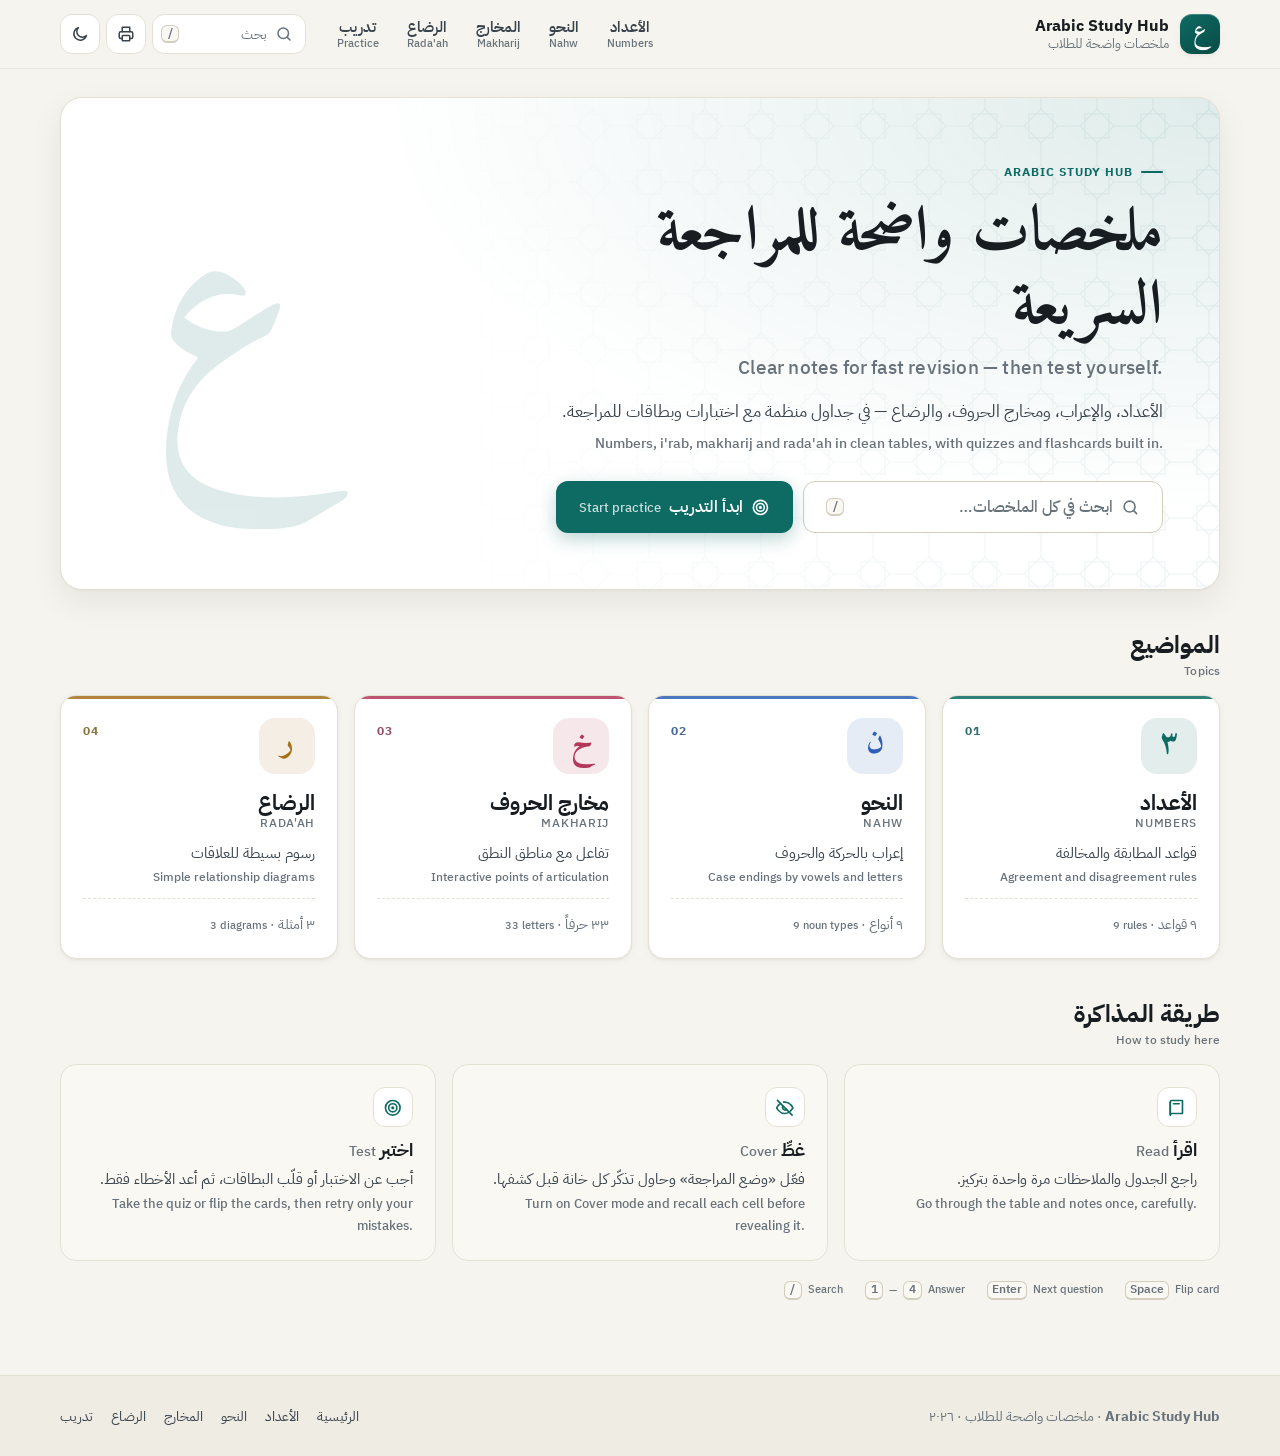
<file: index.html>
<!DOCTYPE html>
<html lang="ar" dir="rtl" data-page="home">
<head>
    <meta charset="UTF-8">
    <meta name="viewport" content="width=device-width, initial-scale=1.0">
    <title>Arabic Study Hub · ملخصات واضحة للطلاب</title>
    <meta name="description" content="Clear Arabic study notes with quizzes and flashcards: numbers, nahw (i'rab), makharij al-huruf and rada'ah.">
    <meta name="theme-color" content="#f6f4ee">
    <meta property="og:title" content="Arabic Study Hub · ملخصات واضحة للطلاب">
    <meta property="og:description" content="Clear Arabic study notes with quizzes and flashcards: numbers, nahw (i'rab), makharij al-huruf and rada'ah.">
    <meta property="og:type" content="website">
    <link rel="icon" href="data:image/svg+xml,%3Csvg xmlns='http://www.w3.org/2000/svg' viewBox='0 0 64 64'%3E%3Crect width='64' height='64' rx='16' fill='%230d6b64'/%3E%3Ctext x='32' y='44' font-family='Amiri,serif' font-size='40' font-weight='700' text-anchor='middle' fill='%23fff'%3E%D8%B9%3C/text%3E%3C/svg%3E">
    <script>
        (function () {
            try {
                var t = localStorage.getItem("ash-theme");
                if (t === "light" || t === "dark") document.documentElement.setAttribute("data-theme", t);
            } catch (e) {}
        })();
    </script>
    <link rel="preconnect" href="https://fonts.googleapis.com">
    <link rel="preconnect" href="https://fonts.gstatic.com" crossorigin>
    <link rel="stylesheet" href="https://fonts.googleapis.com/css2?family=Amiri:wght@400;700&family=IBM+Plex+Sans+Arabic:wght@400;500;600;700&display=swap">
    <link rel="stylesheet" href="assets/css/styles.css">
    <script defer src="assets/js/data.js"></script>
    <script defer src="assets/js/site.js"></script>
    <script defer src="assets/js/practice.js"></script>
    <script defer src="assets/js/pages.js"></script>
</head>
<body>
    <a class="skip-link" href="#main">تخطَّ إلى المحتوى</a>

    <header class="site-header">
        <div class="container header-inner">
            <a class="brand" href="index.html" aria-label="Arabic Study Hub — الرئيسية">
                <span class="brand-mark" aria-hidden="true">ع</span>
                <span class="brand-text">
                    <span class="brand-title" lang="en" dir="ltr">Arabic Study Hub</span>
                    <span class="brand-sub">ملخصات واضحة للطلاب</span>
                </span>
            </a>
            <nav class="nav" aria-label="Main navigation">
                <a href="numbers.html"><span>الأعداد</span><span class="en" lang="en" dir="ltr">Numbers</span></a>
                <a href="nahw.html"><span>النحو</span><span class="en" lang="en" dir="ltr">Nahw</span></a>
                <a href="makharij-chart.html"><span>المخارج</span><span class="en" lang="en" dir="ltr">Makharij</span></a>
                <a href="radaah.html"><span>الرضاع</span><span class="en" lang="en" dir="ltr">Rada'ah</span></a>
                <a href="practice.html"><span>تدريب</span><span class="en" lang="en" dir="ltr">Practice</span></a>
            </nav>
            <div class="header-actions">
                <button type="button" class="icon-btn search-trigger" data-action="search" aria-label="بحث · Search">
                    <svg viewBox="0 0 24 24" aria-hidden="true"><circle cx="11" cy="11" r="7"/><path d="m20 20-3.5-3.5"/></svg>
                    <span class="label">بحث</span><kbd>/</kbd>
                </button>
                <button type="button" class="icon-btn" data-action="print" aria-label="طباعة · Print" title="Print">
                    <svg viewBox="0 0 24 24" aria-hidden="true"><path d="M7 9V3h10v6"/><rect x="7" y="14" width="10" height="7" rx="1"/><path d="M7 18H5a2 2 0 0 1-2-2v-5a2 2 0 0 1 2-2h14a2 2 0 0 1 2 2v5a2 2 0 0 1-2 2h-2"/></svg>
                </button>
                <button type="button" class="icon-btn" data-action="theme" aria-label="Theme">
                    <svg viewBox="0 0 24 24" aria-hidden="true"><path d="M20.5 14.1A8.5 8.5 0 1 1 9.9 3.5a7 7 0 0 0 10.6 10.6z"/></svg>
                </button>
            </div>
        </div>
    </header>

    <main id="main" class="container page">
        <noscript><p class="noscript">هذا الموقع يحتاج إلى تفعيل JavaScript لعرض الجداول والتدريب. <span lang="en" dir="ltr">Please enable JavaScript to view the tables and practice.</span></p></noscript>

        <section class="hero" data-glyph="ع" aria-labelledby="home-title">
            <p class="hero-kicker"><span class="en" lang="en" dir="ltr">Arabic Study Hub</span></p>
            <h1 id="home-title">ملخصات واضحة للمراجعة السريعة <span class="en h-en" lang="en" dir="ltr">Clear notes for fast revision — then test yourself.</span></h1>
            <p class="hero-lead">الأعداد، والإعراب، ومخارج الحروف، والرضاع — في جداول منظمة مع اختبارات وبطاقات للمراجعة.
                <span class="en" lang="en" dir="ltr">Numbers, i'rab, makharij and rada'ah in clean tables, with quizzes and flashcards built in.</span></p>
            <div class="hero-actions">
                <button type="button" class="btn btn-lg search-cta" data-action="search">
                    <svg viewBox="0 0 24 24" aria-hidden="true"><circle cx="11" cy="11" r="7"/><path d="m20 20-3.5-3.5"/></svg>
                    ابحث في كل الملخصات… <kbd>/</kbd>
                </button>
                <a class="btn btn-lg btn-primary" href="practice.html">
                    <svg viewBox="0 0 24 24" aria-hidden="true"><circle cx="12" cy="12" r="9"/><circle cx="12" cy="12" r="5"/><circle cx="12" cy="12" r="1"/></svg>
                    ابدأ التدريب <span class="en" lang="en" dir="ltr">Start practice</span>
                </a>
            </div>
        </section>

        <section class="section" aria-labelledby="topics-title">
            <div class="section-head">
                <h2 id="topics-title">المواضيع <span class="en h-en" lang="en" dir="ltr">Topics</span></h2>
            </div>
            <div class="topic-grid" id="topic-grid"></div>
        </section>

        <section class="section" aria-labelledby="how-title">
            <div class="section-head">
                <h2 id="how-title">طريقة المذاكرة <span class="en h-en" lang="en" dir="ltr">How to study here</span></h2>
            </div>
            <div class="steps">
                <article class="step">
                    <span class="step-icon"><svg viewBox="0 0 24 24" aria-hidden="true"><path d="M4 5a2 2 0 0 1 2-2h13v16H6a2 2 0 0 0-2 2z"/><path d="M4 21V5"/><path d="M8 7h7"/></svg></span>
                    <h3>اقرأ <span class="en" lang="en" dir="ltr">Read</span></h3>
                    <p>راجع الجدول والملاحظات مرة واحدة بتركيز. <span class="en" lang="en" dir="ltr">Go through the table and notes once, carefully.</span></p>
                </article>
                <article class="step">
                    <span class="step-icon"><svg viewBox="0 0 24 24" aria-hidden="true"><path d="M3 3l18 18"/><path d="M10.6 5.1A9.9 9.9 0 0 1 12 5c6.4 0 10 7 10 7a17 17 0 0 1-3.2 4"/><path d="M6.6 6.6A17 17 0 0 0 2 12s3.6 7 10 7a9.6 9.6 0 0 0 5.4-1.6"/><path d="M9.9 9.9a3 3 0 0 0 4.2 4.2"/></svg></span>
                    <h3>غطِّ <span class="en" lang="en" dir="ltr">Cover</span></h3>
                    <p>فعّل «وضع المراجعة» وحاول تذكّر كل خانة قبل كشفها. <span class="en" lang="en" dir="ltr">Turn on Cover mode and recall each cell before revealing it.</span></p>
                </article>
                <article class="step">
                    <span class="step-icon"><svg viewBox="0 0 24 24" aria-hidden="true"><circle cx="12" cy="12" r="9"/><circle cx="12" cy="12" r="5"/><circle cx="12" cy="12" r="1"/></svg></span>
                    <h3>اختبر <span class="en" lang="en" dir="ltr">Test</span></h3>
                    <p>أجب عن الاختبار أو قلّب البطاقات، ثم أعد الأخطاء فقط. <span class="en" lang="en" dir="ltr">Take the quiz or flip the cards, then retry only your mistakes.</span></p>
                </article>
            </div>
            <div class="shortcut-row" dir="ltr" lang="en" aria-label="Keyboard shortcuts">
                <span><kbd>/</kbd> <span class="en" lang="en" dir="ltr">Search</span></span>
                <span><kbd>1</kbd>–<kbd>4</kbd> <span class="en" lang="en" dir="ltr">Answer</span></span>
                <span><kbd>Enter</kbd> <span class="en" lang="en" dir="ltr">Next question</span></span>
                <span><kbd>Space</kbd> <span class="en" lang="en" dir="ltr">Flip card</span></span>
            </div>
        </section>

        <p class="print-only print-foot">Arabic Study Hub · ملخصات واضحة للطلاب</p>
    </main>

    <footer class="site-footer">
        <div class="container footer-inner">
            <span><strong lang="en" dir="ltr">Arabic Study Hub</strong> · ملخصات واضحة للطلاب · <span data-year></span></span>
            <nav class="footer-links" aria-label="Footer">
                <a href="index.html">الرئيسية</a>
                <a href="numbers.html">الأعداد</a>
                <a href="nahw.html">النحو</a>
                <a href="makharij-chart.html">المخارج</a>
                <a href="radaah.html">الرضاع</a>
                <a href="practice.html">تدريب</a>
            </nav>
        </div>
    </footer>
</body>
</html>
</file>
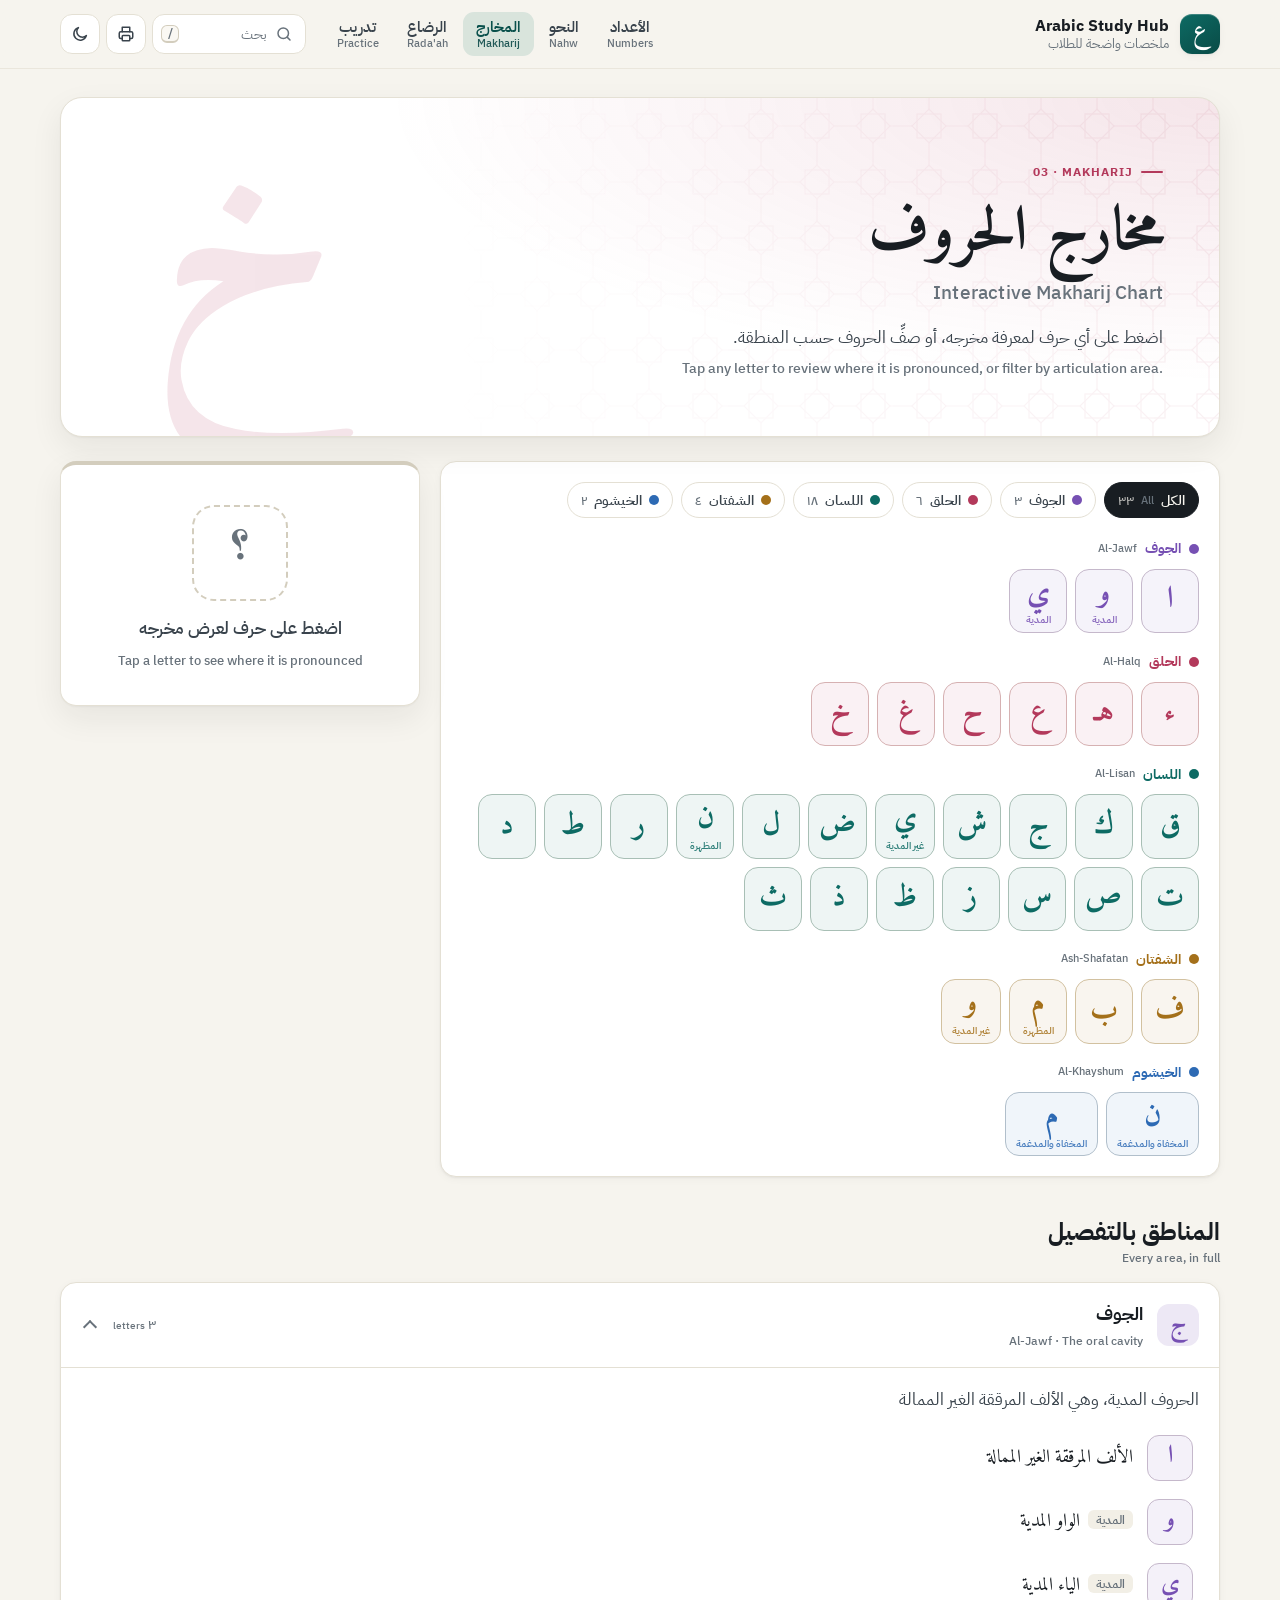
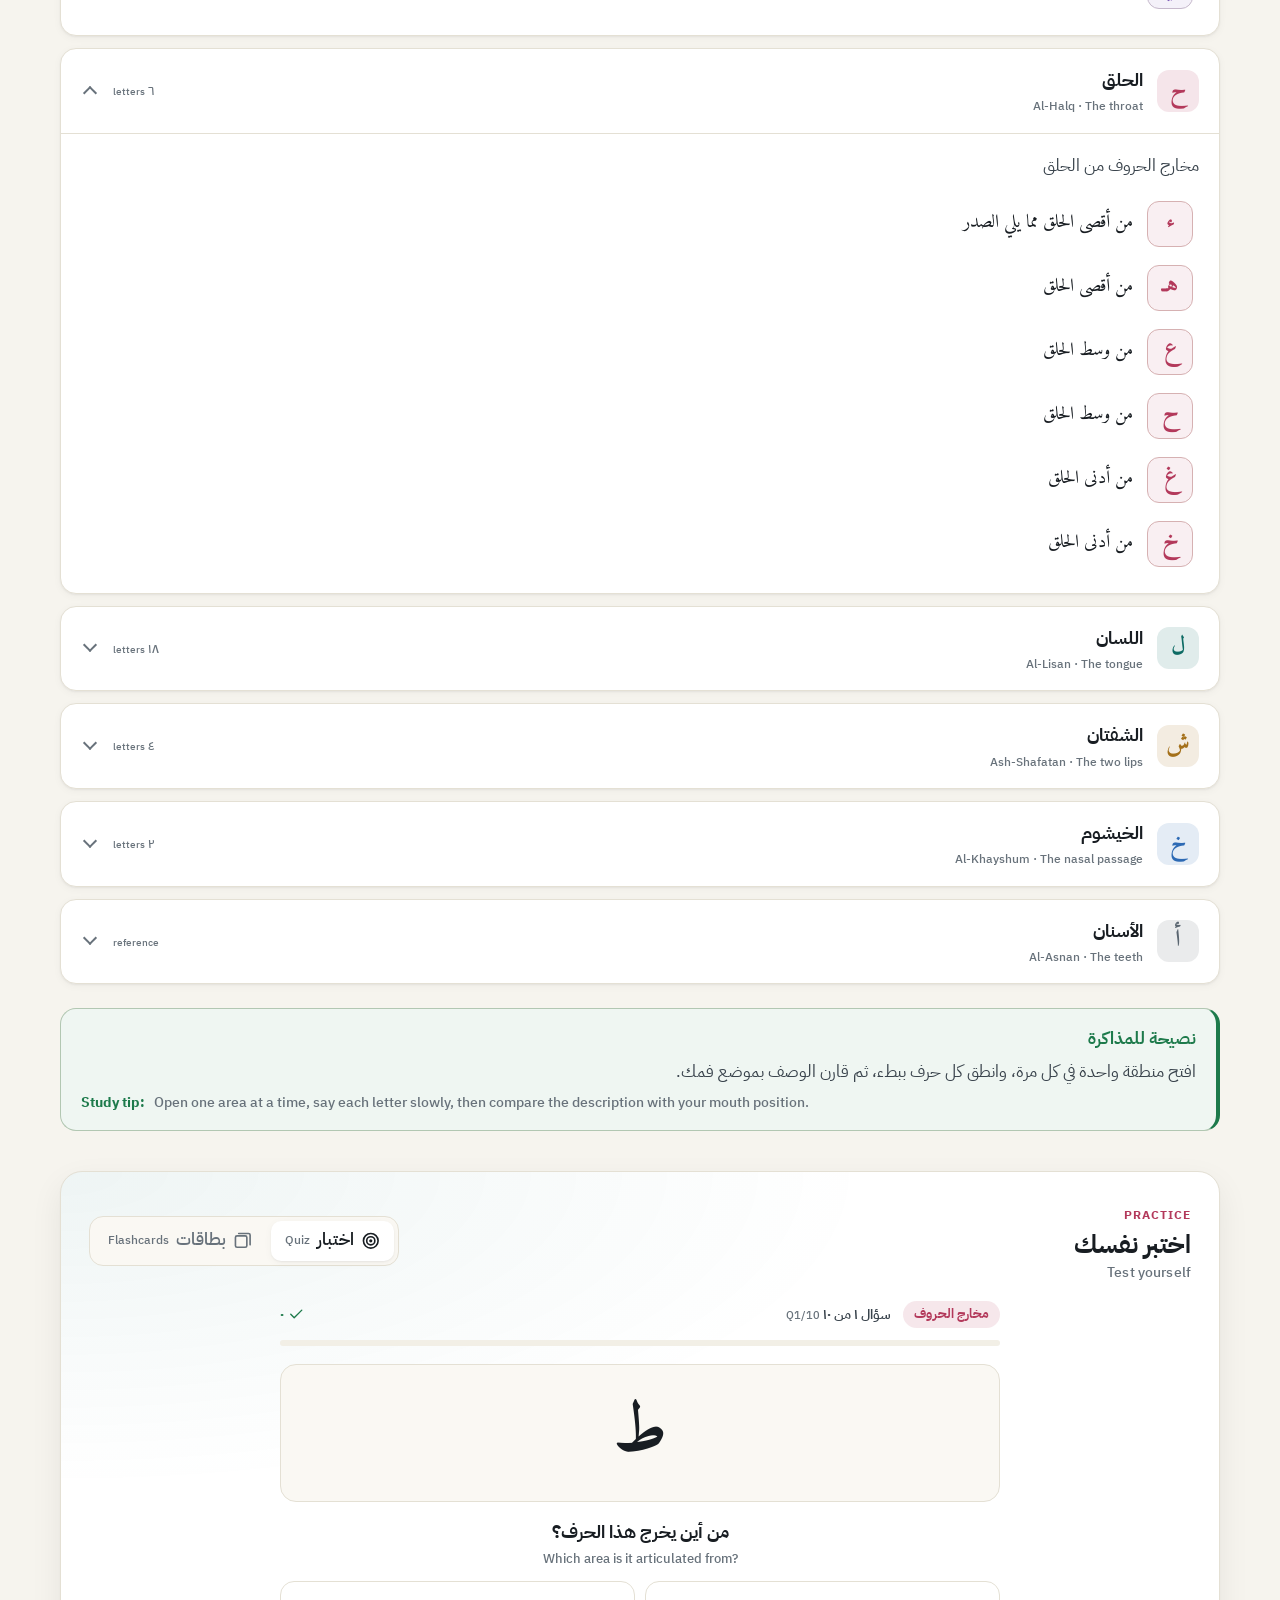
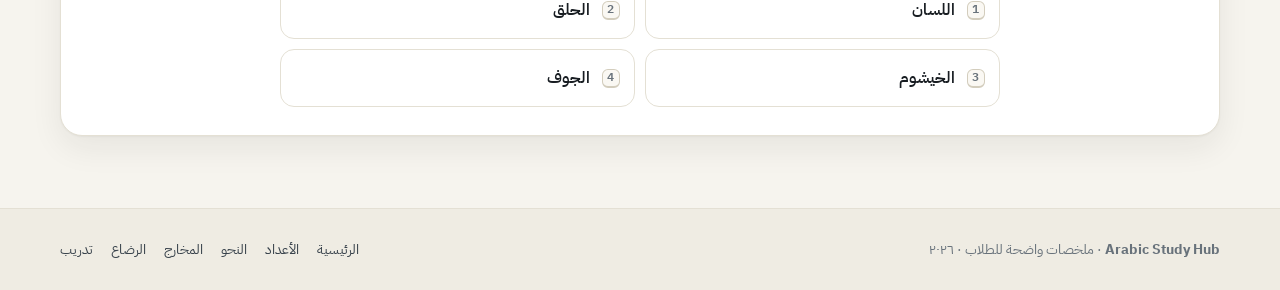
<file: makharij-chart.html>
<!DOCTYPE html>
<html lang="ar" dir="rtl" data-page="makharij">
<head>
    <meta charset="UTF-8">
    <meta name="viewport" content="width=device-width, initial-scale=1.0">
    <title>مخارج الحروف · Interactive Makharij Chart · Arabic Study Hub</title>
    <meta name="description" content="Interactive makharij al-huruf chart: tap any Arabic letter to see its point of articulation, browse by area, and practise with a quiz.">
    <meta name="theme-color" content="#f6f4ee">
    <meta property="og:title" content="مخارج الحروف · Interactive Makharij Chart · Arabic Study Hub">
    <meta property="og:description" content="Interactive makharij al-huruf chart: tap any Arabic letter to see its point of articulation, browse by area, and practise with a quiz.">
    <meta property="og:type" content="website">
    <link rel="icon" href="data:image/svg+xml,%3Csvg xmlns='http://www.w3.org/2000/svg' viewBox='0 0 64 64'%3E%3Crect width='64' height='64' rx='16' fill='%230d6b64'/%3E%3Ctext x='32' y='44' font-family='Amiri,serif' font-size='40' font-weight='700' text-anchor='middle' fill='%23fff'%3E%D8%B9%3C/text%3E%3C/svg%3E">
    <script>
        (function () {
            try {
                var t = localStorage.getItem("ash-theme");
                if (t === "light" || t === "dark") document.documentElement.setAttribute("data-theme", t);
            } catch (e) {}
        })();
    </script>
    <link rel="preconnect" href="https://fonts.googleapis.com">
    <link rel="preconnect" href="https://fonts.gstatic.com" crossorigin>
    <link rel="stylesheet" href="https://fonts.googleapis.com/css2?family=Amiri:wght@400;700&family=IBM+Plex+Sans+Arabic:wght@400;500;600;700&display=swap">
    <link rel="stylesheet" href="assets/css/styles.css">
    <script defer src="assets/js/data.js"></script>
    <script defer src="assets/js/site.js"></script>
    <script defer src="assets/js/practice.js"></script>
    <script defer src="assets/js/pages.js"></script>
</head>
<body>
    <a class="skip-link" href="#main">تخطَّ إلى المحتوى</a>

    <header class="site-header">
        <div class="container header-inner">
            <a class="brand" href="index.html" aria-label="Arabic Study Hub — الرئيسية">
                <span class="brand-mark" aria-hidden="true">ع</span>
                <span class="brand-text">
                    <span class="brand-title" lang="en" dir="ltr">Arabic Study Hub</span>
                    <span class="brand-sub">ملخصات واضحة للطلاب</span>
                </span>
            </a>
            <nav class="nav" aria-label="Main navigation">
                <a href="numbers.html"><span>الأعداد</span><span class="en" lang="en" dir="ltr">Numbers</span></a>
                <a href="nahw.html"><span>النحو</span><span class="en" lang="en" dir="ltr">Nahw</span></a>
                <a href="makharij-chart.html" aria-current="page"><span>المخارج</span><span class="en" lang="en" dir="ltr">Makharij</span></a>
                <a href="radaah.html"><span>الرضاع</span><span class="en" lang="en" dir="ltr">Rada'ah</span></a>
                <a href="practice.html"><span>تدريب</span><span class="en" lang="en" dir="ltr">Practice</span></a>
            </nav>
            <div class="header-actions">
                <button type="button" class="icon-btn search-trigger" data-action="search" aria-label="بحث · Search">
                    <svg viewBox="0 0 24 24" aria-hidden="true"><circle cx="11" cy="11" r="7"/><path d="m20 20-3.5-3.5"/></svg>
                    <span class="label">بحث</span><kbd>/</kbd>
                </button>
                <button type="button" class="icon-btn" data-action="print" aria-label="طباعة · Print" title="Print">
                    <svg viewBox="0 0 24 24" aria-hidden="true"><path d="M7 9V3h10v6"/><rect x="7" y="14" width="10" height="7" rx="1"/><path d="M7 18H5a2 2 0 0 1-2-2v-5a2 2 0 0 1 2-2h14a2 2 0 0 1 2 2v5a2 2 0 0 1-2 2h-2"/></svg>
                </button>
                <button type="button" class="icon-btn" data-action="theme" aria-label="Theme">
                    <svg viewBox="0 0 24 24" aria-hidden="true"><path d="M20.5 14.1A8.5 8.5 0 1 1 9.9 3.5a7 7 0 0 0 10.6 10.6z"/></svg>
                </button>
            </div>
        </div>
    </header>

    <main id="main" class="container page" style="--hero-c: var(--t-makharij)">
        <noscript><p class="noscript">هذا الموقع يحتاج إلى تفعيل JavaScript لعرض الجداول والتدريب. <span lang="en" dir="ltr">Please enable JavaScript to view the tables and practice.</span></p></noscript>

        <section class="hero" data-glyph="خ" aria-labelledby="page-title">
            <p class="hero-kicker"><span class="en" lang="en" dir="ltr">03 · Makharij</span></p>
            <h1 id="page-title">مخارج الحروف <span class="en h-en" lang="en" dir="ltr">Interactive Makharij Chart</span></h1>
            <p class="hero-lead">اضغط على أي حرف لمعرفة مخرجه، أو صفِّ الحروف حسب المنطقة.
                <span class="en" lang="en" dir="ltr">Tap any letter to review where it is pronounced, or filter by articulation area.</span></p>
        </section>

        <section class="explorer" id="makharij-explorer" aria-label="Letter explorer">
            <div class="card explorer-map">
                <div class="filter-row" id="area-filter" role="group" aria-label="Filter by area"></div>
                <div id="letter-map"></div>
            </div>
            <aside class="letter-detail is-empty" id="letter-detail" aria-live="polite"></aside>
        </section>

        <section class="section" aria-labelledby="areas-title">
            <div class="section-head">
                <h2 id="areas-title">المناطق بالتفصيل <span class="en h-en" lang="en" dir="ltr">Every area, in full</span></h2>
            </div>
            <div class="area-list" id="area-list"></div>
            <p class="tip" id="makharij-tip"></p>
        </section>

        <section id="practice" data-decks="makharij" aria-labelledby="practice-title"></section>

        <p class="print-only print-foot">مخارج الحروف · Interactive Makharij Chart · Arabic Study Hub</p>
    </main>

    <footer class="site-footer">
        <div class="container footer-inner">
            <span><strong lang="en" dir="ltr">Arabic Study Hub</strong> · ملخصات واضحة للطلاب · <span data-year></span></span>
            <nav class="footer-links" aria-label="Footer">
                <a href="index.html">الرئيسية</a>
                <a href="numbers.html">الأعداد</a>
                <a href="nahw.html">النحو</a>
                <a href="makharij-chart.html">المخارج</a>
                <a href="radaah.html">الرضاع</a>
                <a href="practice.html">تدريب</a>
            </nav>
        </div>
    </footer>
</body>
</html>
</file>
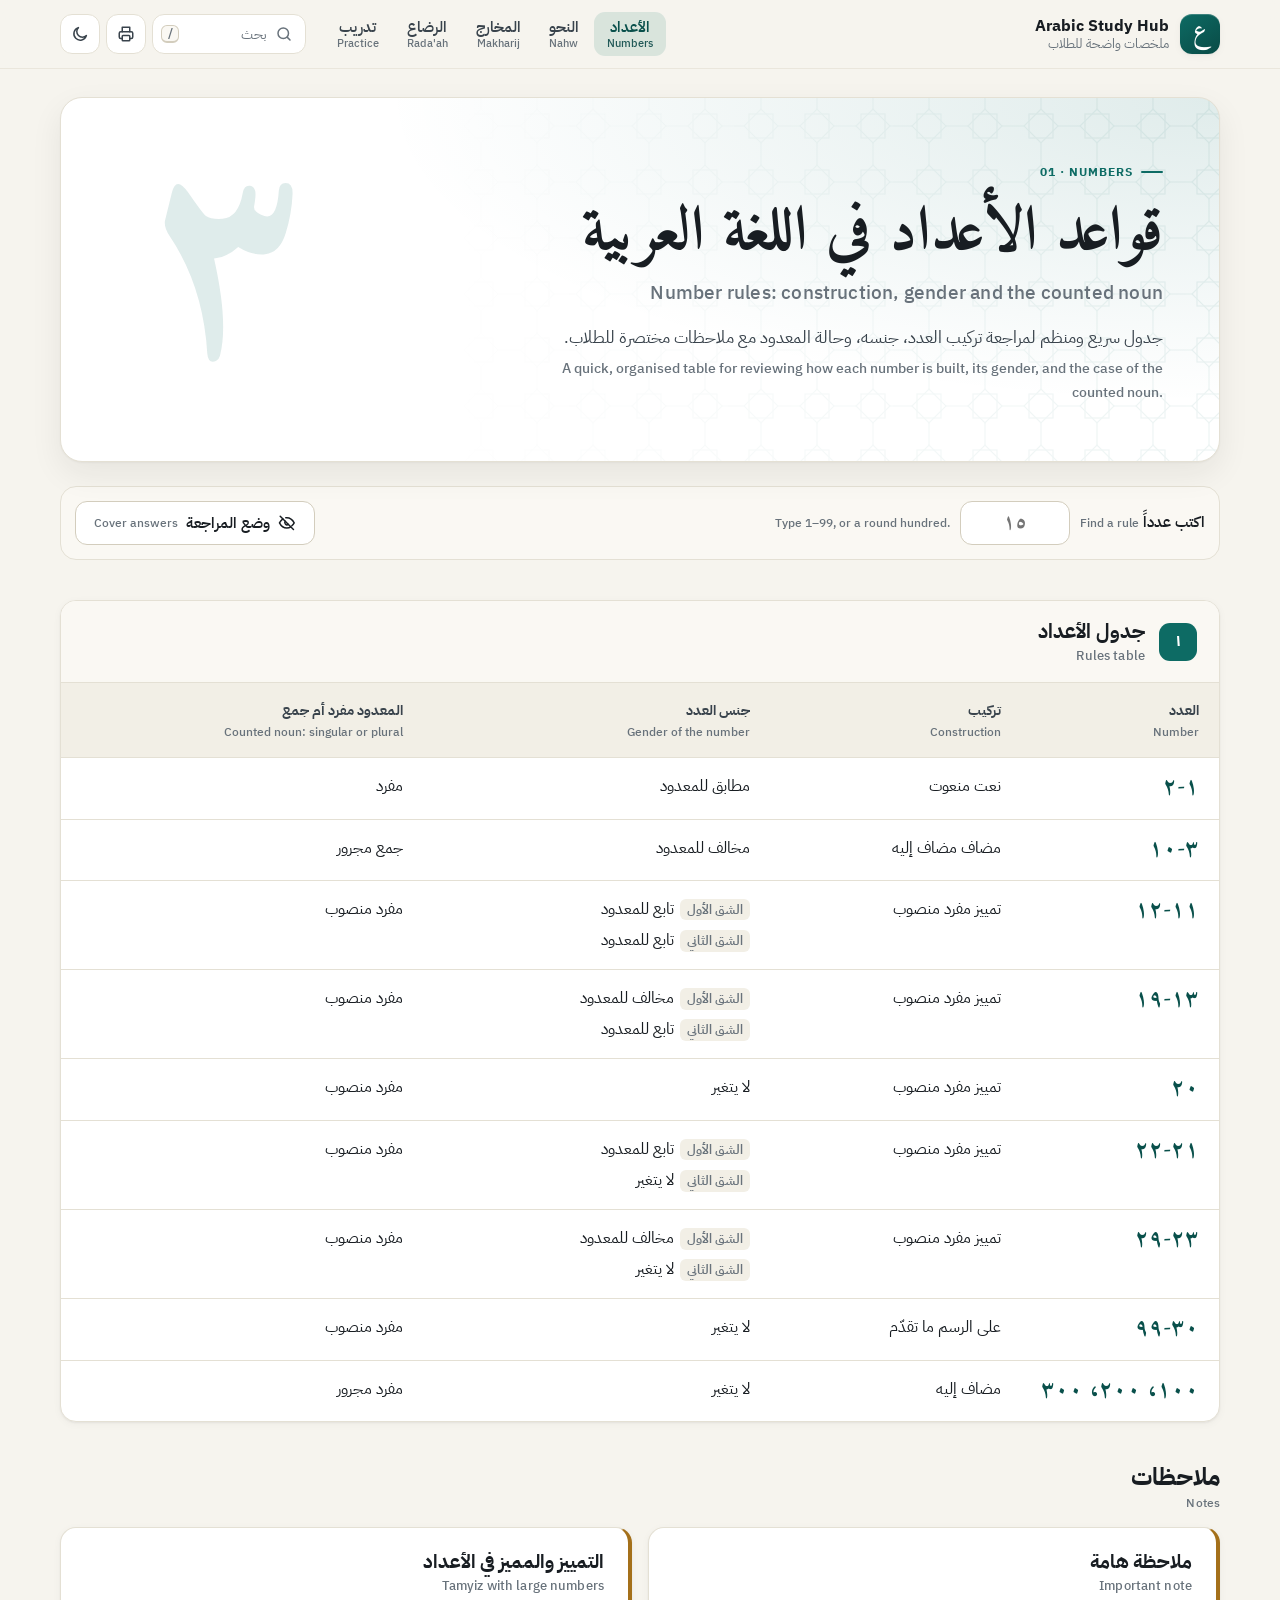
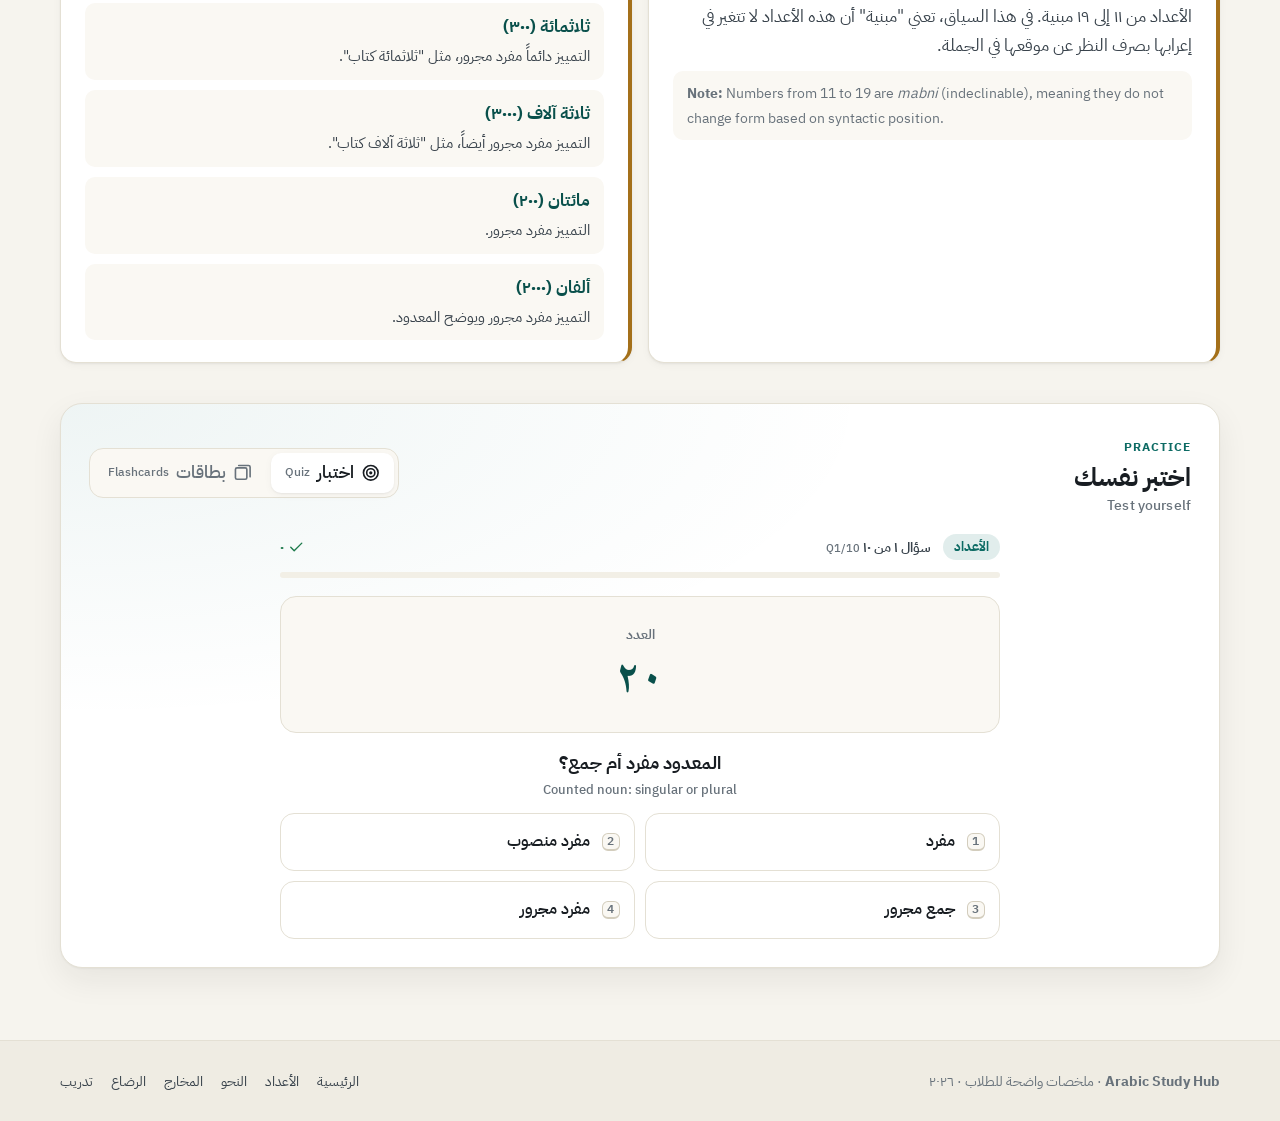
<file: numbers.html>
<!DOCTYPE html>
<html lang="ar" dir="rtl" data-page="numbers">
<head>
    <meta charset="UTF-8">
    <meta name="viewport" content="width=device-width, initial-scale=1.0">
    <title>قواعد الأعداد في اللغة العربية · Arabic Study Hub</title>
    <meta name="description" content="Arabic number rules (قواعد الأعداد): construction, gender agreement and the counted noun for 1 to 300, with a rule finder and quiz.">
    <meta name="theme-color" content="#f6f4ee">
    <meta property="og:title" content="قواعد الأعداد في اللغة العربية · Arabic Study Hub">
    <meta property="og:description" content="Arabic number rules (قواعد الأعداد): construction, gender agreement and the counted noun for 1 to 300, with a rule finder and quiz.">
    <meta property="og:type" content="website">
    <link rel="icon" href="data:image/svg+xml,%3Csvg xmlns='http://www.w3.org/2000/svg' viewBox='0 0 64 64'%3E%3Crect width='64' height='64' rx='16' fill='%230d6b64'/%3E%3Ctext x='32' y='44' font-family='Amiri,serif' font-size='40' font-weight='700' text-anchor='middle' fill='%23fff'%3E%D8%B9%3C/text%3E%3C/svg%3E">
    <script>
        (function () {
            try {
                var t = localStorage.getItem("ash-theme");
                if (t === "light" || t === "dark") document.documentElement.setAttribute("data-theme", t);
            } catch (e) {}
        })();
    </script>
    <link rel="preconnect" href="https://fonts.googleapis.com">
    <link rel="preconnect" href="https://fonts.gstatic.com" crossorigin>
    <link rel="stylesheet" href="https://fonts.googleapis.com/css2?family=Amiri:wght@400;700&family=IBM+Plex+Sans+Arabic:wght@400;500;600;700&display=swap">
    <link rel="stylesheet" href="assets/css/styles.css">
    <script defer src="assets/js/data.js"></script>
    <script defer src="assets/js/site.js"></script>
    <script defer src="assets/js/practice.js"></script>
    <script defer src="assets/js/pages.js"></script>
</head>
<body>
    <a class="skip-link" href="#main">تخطَّ إلى المحتوى</a>

    <header class="site-header">
        <div class="container header-inner">
            <a class="brand" href="index.html" aria-label="Arabic Study Hub — الرئيسية">
                <span class="brand-mark" aria-hidden="true">ع</span>
                <span class="brand-text">
                    <span class="brand-title" lang="en" dir="ltr">Arabic Study Hub</span>
                    <span class="brand-sub">ملخصات واضحة للطلاب</span>
                </span>
            </a>
            <nav class="nav" aria-label="Main navigation">
                <a href="numbers.html" aria-current="page"><span>الأعداد</span><span class="en" lang="en" dir="ltr">Numbers</span></a>
                <a href="nahw.html"><span>النحو</span><span class="en" lang="en" dir="ltr">Nahw</span></a>
                <a href="makharij-chart.html"><span>المخارج</span><span class="en" lang="en" dir="ltr">Makharij</span></a>
                <a href="radaah.html"><span>الرضاع</span><span class="en" lang="en" dir="ltr">Rada'ah</span></a>
                <a href="practice.html"><span>تدريب</span><span class="en" lang="en" dir="ltr">Practice</span></a>
            </nav>
            <div class="header-actions">
                <button type="button" class="icon-btn search-trigger" data-action="search" aria-label="بحث · Search">
                    <svg viewBox="0 0 24 24" aria-hidden="true"><circle cx="11" cy="11" r="7"/><path d="m20 20-3.5-3.5"/></svg>
                    <span class="label">بحث</span><kbd>/</kbd>
                </button>
                <button type="button" class="icon-btn" data-action="print" aria-label="طباعة · Print" title="Print">
                    <svg viewBox="0 0 24 24" aria-hidden="true"><path d="M7 9V3h10v6"/><rect x="7" y="14" width="10" height="7" rx="1"/><path d="M7 18H5a2 2 0 0 1-2-2v-5a2 2 0 0 1 2-2h14a2 2 0 0 1 2 2v5a2 2 0 0 1-2 2h-2"/></svg>
                </button>
                <button type="button" class="icon-btn" data-action="theme" aria-label="Theme">
                    <svg viewBox="0 0 24 24" aria-hidden="true"><path d="M20.5 14.1A8.5 8.5 0 1 1 9.9 3.5a7 7 0 0 0 10.6 10.6z"/></svg>
                </button>
            </div>
        </div>
    </header>

    <main id="main" class="container page" style="--hero-c: var(--t-numbers)">
        <noscript><p class="noscript">هذا الموقع يحتاج إلى تفعيل JavaScript لعرض الجداول والتدريب. <span lang="en" dir="ltr">Please enable JavaScript to view the tables and practice.</span></p></noscript>

        <div id="numbers-page">
            <section class="hero" data-glyph="٣" aria-labelledby="page-title">
                <p class="hero-kicker"><span class="en" lang="en" dir="ltr">01 · Numbers</span></p>
                <h1 id="page-title">قواعد الأعداد في اللغة العربية <span class="en h-en" lang="en" dir="ltr">Number rules: construction, gender and the counted noun</span></h1>
                <p class="hero-lead">جدول سريع ومنظم لمراجعة تركيب العدد، جنسه، وحالة المعدود مع ملاحظات مختصرة للطلاب.
                    <span class="en" lang="en" dir="ltr">A quick, organised table for reviewing how each number is built, its gender, and the case of the counted noun.</span></p>
            </section>

            <div class="toolbar" role="group" aria-label="Table tools">
                <div class="finder">
                    <label for="number-finder">اكتب عدداً <span class="en" lang="en" dir="ltr">Find a rule</span></label>
                    <input id="number-finder" type="text" inputmode="numeric" autocomplete="off" maxlength="3" placeholder="١٥" aria-describedby="finder-result">
                    <span class="finder-result" id="finder-result" aria-live="polite"></span>
                </div>
                <span class="spacer"></span>
                <button type="button" class="btn btn-toggle" data-cover-toggle aria-pressed="false">وضع المراجعة</button>
            </div>

            <section class="section card table-card" aria-labelledby="table-title">
                <header class="card-head">
                    <span class="card-num">١</span>
                    <h2 id="table-title">جدول الأعداد <span class="en h-en" lang="en" dir="ltr">Rules table</span></h2>
                </header>
                <div class="table-wrap">
                    <table class="study-table numbers-table" id="numbers-table" data-coverable></table>
                </div>
            </section>

            <section class="section" aria-labelledby="notes-title">
                <div class="section-head">
                    <h2 id="notes-title">ملاحظات <span class="en h-en" lang="en" dir="ltr">Notes</span></h2>
                </div>
                <div class="note-grid" id="numbers-notes"></div>
            </section>
        </div>

        <section id="practice" data-decks="numbers" aria-labelledby="practice-title"></section>

        <p class="print-only print-foot">قواعد الأعداد في اللغة العربية · Arabic Study Hub</p>
    </main>

    <footer class="site-footer">
        <div class="container footer-inner">
            <span><strong lang="en" dir="ltr">Arabic Study Hub</strong> · ملخصات واضحة للطلاب · <span data-year></span></span>
            <nav class="footer-links" aria-label="Footer">
                <a href="index.html">الرئيسية</a>
                <a href="numbers.html">الأعداد</a>
                <a href="nahw.html">النحو</a>
                <a href="makharij-chart.html">المخارج</a>
                <a href="radaah.html">الرضاع</a>
                <a href="practice.html">تدريب</a>
            </nav>
        </div>
    </footer>
</body>
</html>
</file>
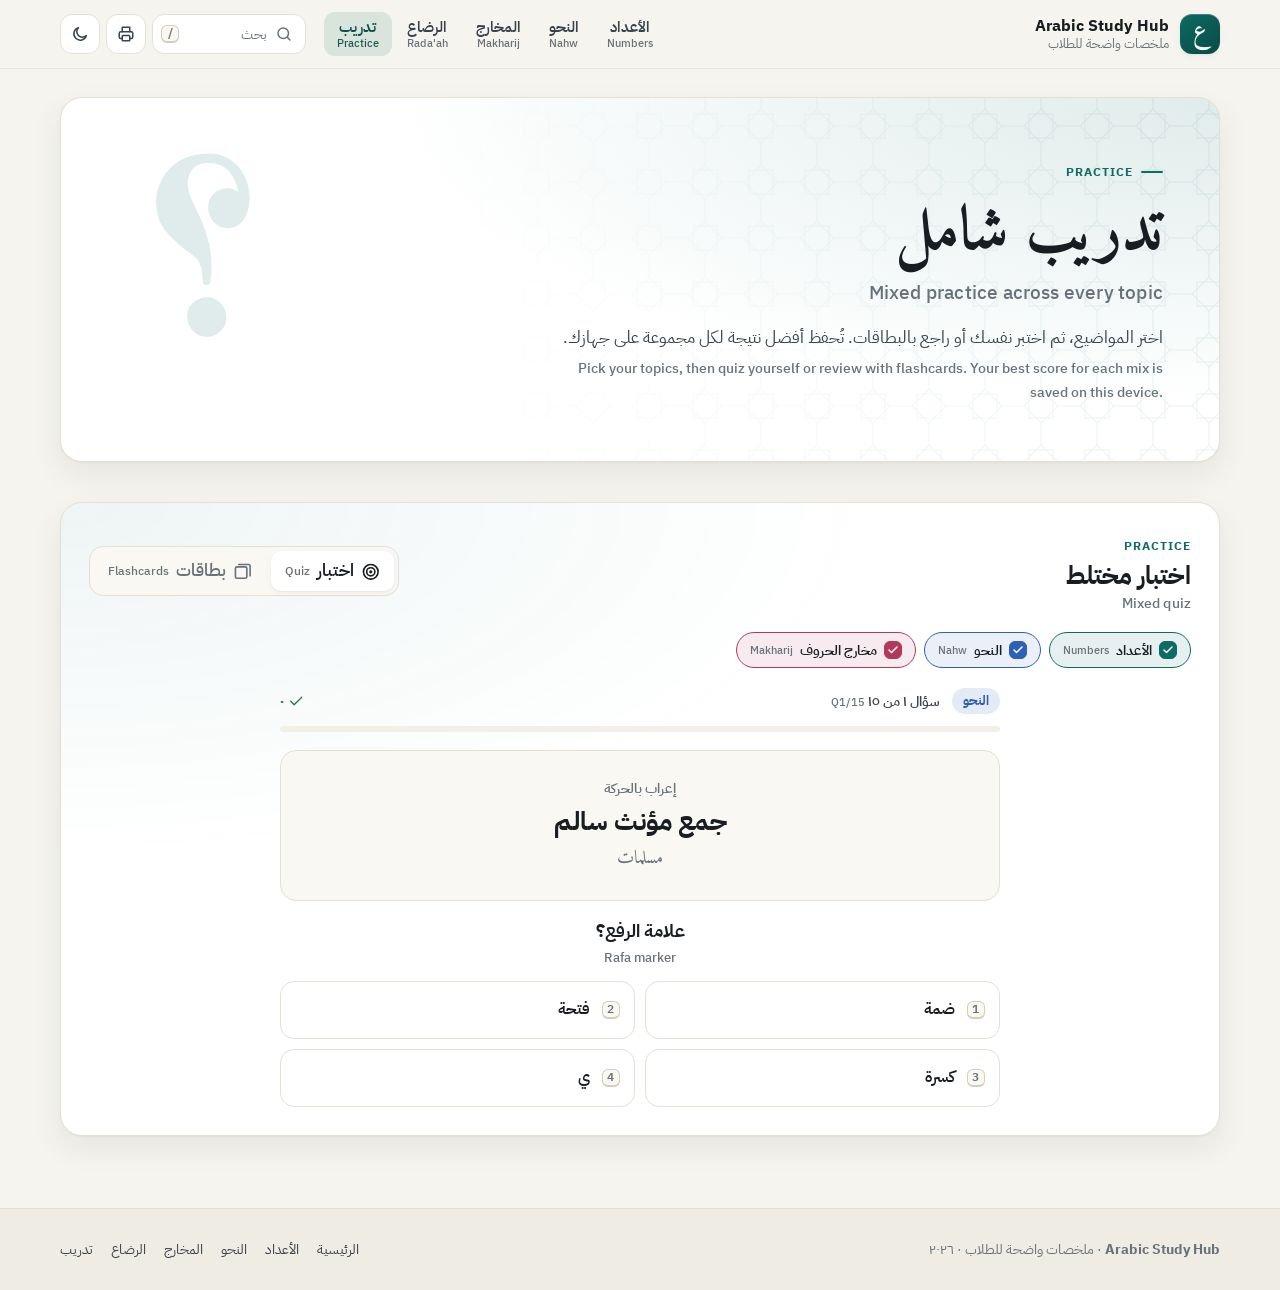
<file: practice.html>
<!DOCTYPE html>
<html lang="ar" dir="rtl" data-page="practice">
<head>
    <meta charset="UTF-8">
    <meta name="viewport" content="width=device-width, initial-scale=1.0">
    <title>تدريب · Practice · Arabic Study Hub</title>
    <meta name="description" content="Mixed quiz and flashcards across Arabic numbers, nahw and makharij. Pick your topics and test yourself.">
    <meta name="theme-color" content="#f6f4ee">
    <meta property="og:title" content="تدريب · Practice · Arabic Study Hub">
    <meta property="og:description" content="Mixed quiz and flashcards across Arabic numbers, nahw and makharij. Pick your topics and test yourself.">
    <meta property="og:type" content="website">
    <link rel="icon" href="data:image/svg+xml,%3Csvg xmlns='http://www.w3.org/2000/svg' viewBox='0 0 64 64'%3E%3Crect width='64' height='64' rx='16' fill='%230d6b64'/%3E%3Ctext x='32' y='44' font-family='Amiri,serif' font-size='40' font-weight='700' text-anchor='middle' fill='%23fff'%3E%D8%B9%3C/text%3E%3C/svg%3E">
    <script>
        (function () {
            try {
                var t = localStorage.getItem("ash-theme");
                if (t === "light" || t === "dark") document.documentElement.setAttribute("data-theme", t);
            } catch (e) {}
        })();
    </script>
    <link rel="preconnect" href="https://fonts.googleapis.com">
    <link rel="preconnect" href="https://fonts.gstatic.com" crossorigin>
    <link rel="stylesheet" href="https://fonts.googleapis.com/css2?family=Amiri:wght@400;700&family=IBM+Plex+Sans+Arabic:wght@400;500;600;700&display=swap">
    <link rel="stylesheet" href="assets/css/styles.css">
    <script defer src="assets/js/data.js"></script>
    <script defer src="assets/js/site.js"></script>
    <script defer src="assets/js/practice.js"></script>
    <script defer src="assets/js/pages.js"></script>
</head>
<body>
    <a class="skip-link" href="#main">تخطَّ إلى المحتوى</a>

    <header class="site-header">
        <div class="container header-inner">
            <a class="brand" href="index.html" aria-label="Arabic Study Hub — الرئيسية">
                <span class="brand-mark" aria-hidden="true">ع</span>
                <span class="brand-text">
                    <span class="brand-title" lang="en" dir="ltr">Arabic Study Hub</span>
                    <span class="brand-sub">ملخصات واضحة للطلاب</span>
                </span>
            </a>
            <nav class="nav" aria-label="Main navigation">
                <a href="numbers.html"><span>الأعداد</span><span class="en" lang="en" dir="ltr">Numbers</span></a>
                <a href="nahw.html"><span>النحو</span><span class="en" lang="en" dir="ltr">Nahw</span></a>
                <a href="makharij-chart.html"><span>المخارج</span><span class="en" lang="en" dir="ltr">Makharij</span></a>
                <a href="radaah.html"><span>الرضاع</span><span class="en" lang="en" dir="ltr">Rada'ah</span></a>
                <a href="practice.html" aria-current="page"><span>تدريب</span><span class="en" lang="en" dir="ltr">Practice</span></a>
            </nav>
            <div class="header-actions">
                <button type="button" class="icon-btn search-trigger" data-action="search" aria-label="بحث · Search">
                    <svg viewBox="0 0 24 24" aria-hidden="true"><circle cx="11" cy="11" r="7"/><path d="m20 20-3.5-3.5"/></svg>
                    <span class="label">بحث</span><kbd>/</kbd>
                </button>
                <button type="button" class="icon-btn" data-action="print" aria-label="طباعة · Print" title="Print">
                    <svg viewBox="0 0 24 24" aria-hidden="true"><path d="M7 9V3h10v6"/><rect x="7" y="14" width="10" height="7" rx="1"/><path d="M7 18H5a2 2 0 0 1-2-2v-5a2 2 0 0 1 2-2h14a2 2 0 0 1 2 2v5a2 2 0 0 1-2 2h-2"/></svg>
                </button>
                <button type="button" class="icon-btn" data-action="theme" aria-label="Theme">
                    <svg viewBox="0 0 24 24" aria-hidden="true"><path d="M20.5 14.1A8.5 8.5 0 1 1 9.9 3.5a7 7 0 0 0 10.6 10.6z"/></svg>
                </button>
            </div>
        </div>
    </header>

    <main id="main" class="container page">
        <noscript><p class="noscript">هذا الموقع يحتاج إلى تفعيل JavaScript لعرض الجداول والتدريب. <span lang="en" dir="ltr">Please enable JavaScript to view the tables and practice.</span></p></noscript>

        <section class="hero" data-glyph="؟" aria-labelledby="page-title">
            <p class="hero-kicker"><span class="en" lang="en" dir="ltr">Practice</span></p>
            <h1 id="page-title">تدريب شامل <span class="en h-en" lang="en" dir="ltr">Mixed practice across every topic</span></h1>
            <p class="hero-lead">اختر المواضيع، ثم اختبر نفسك أو راجع بالبطاقات. تُحفظ أفضل نتيجة لكل مجموعة على جهازك.
                <span class="en" lang="en" dir="ltr">Pick your topics, then quiz yourself or review with flashcards. Your best score for each mix is saved on this device.</span></p>
        </section>

        <section id="practice" data-decks="numbers,nahw,makharij" data-selectable data-length="15"
            data-title="اختبار مختلط" data-title-en="Mixed quiz" aria-labelledby="practice-title"></section>

        <p class="print-only print-foot">تدريب · Practice · Arabic Study Hub</p>
    </main>

    <footer class="site-footer">
        <div class="container footer-inner">
            <span><strong lang="en" dir="ltr">Arabic Study Hub</strong> · ملخصات واضحة للطلاب · <span data-year></span></span>
            <nav class="footer-links" aria-label="Footer">
                <a href="index.html">الرئيسية</a>
                <a href="numbers.html">الأعداد</a>
                <a href="nahw.html">النحو</a>
                <a href="makharij-chart.html">المخارج</a>
                <a href="radaah.html">الرضاع</a>
                <a href="practice.html">تدريب</a>
            </nav>
        </div>
    </footer>
</body>
</html>
</file>
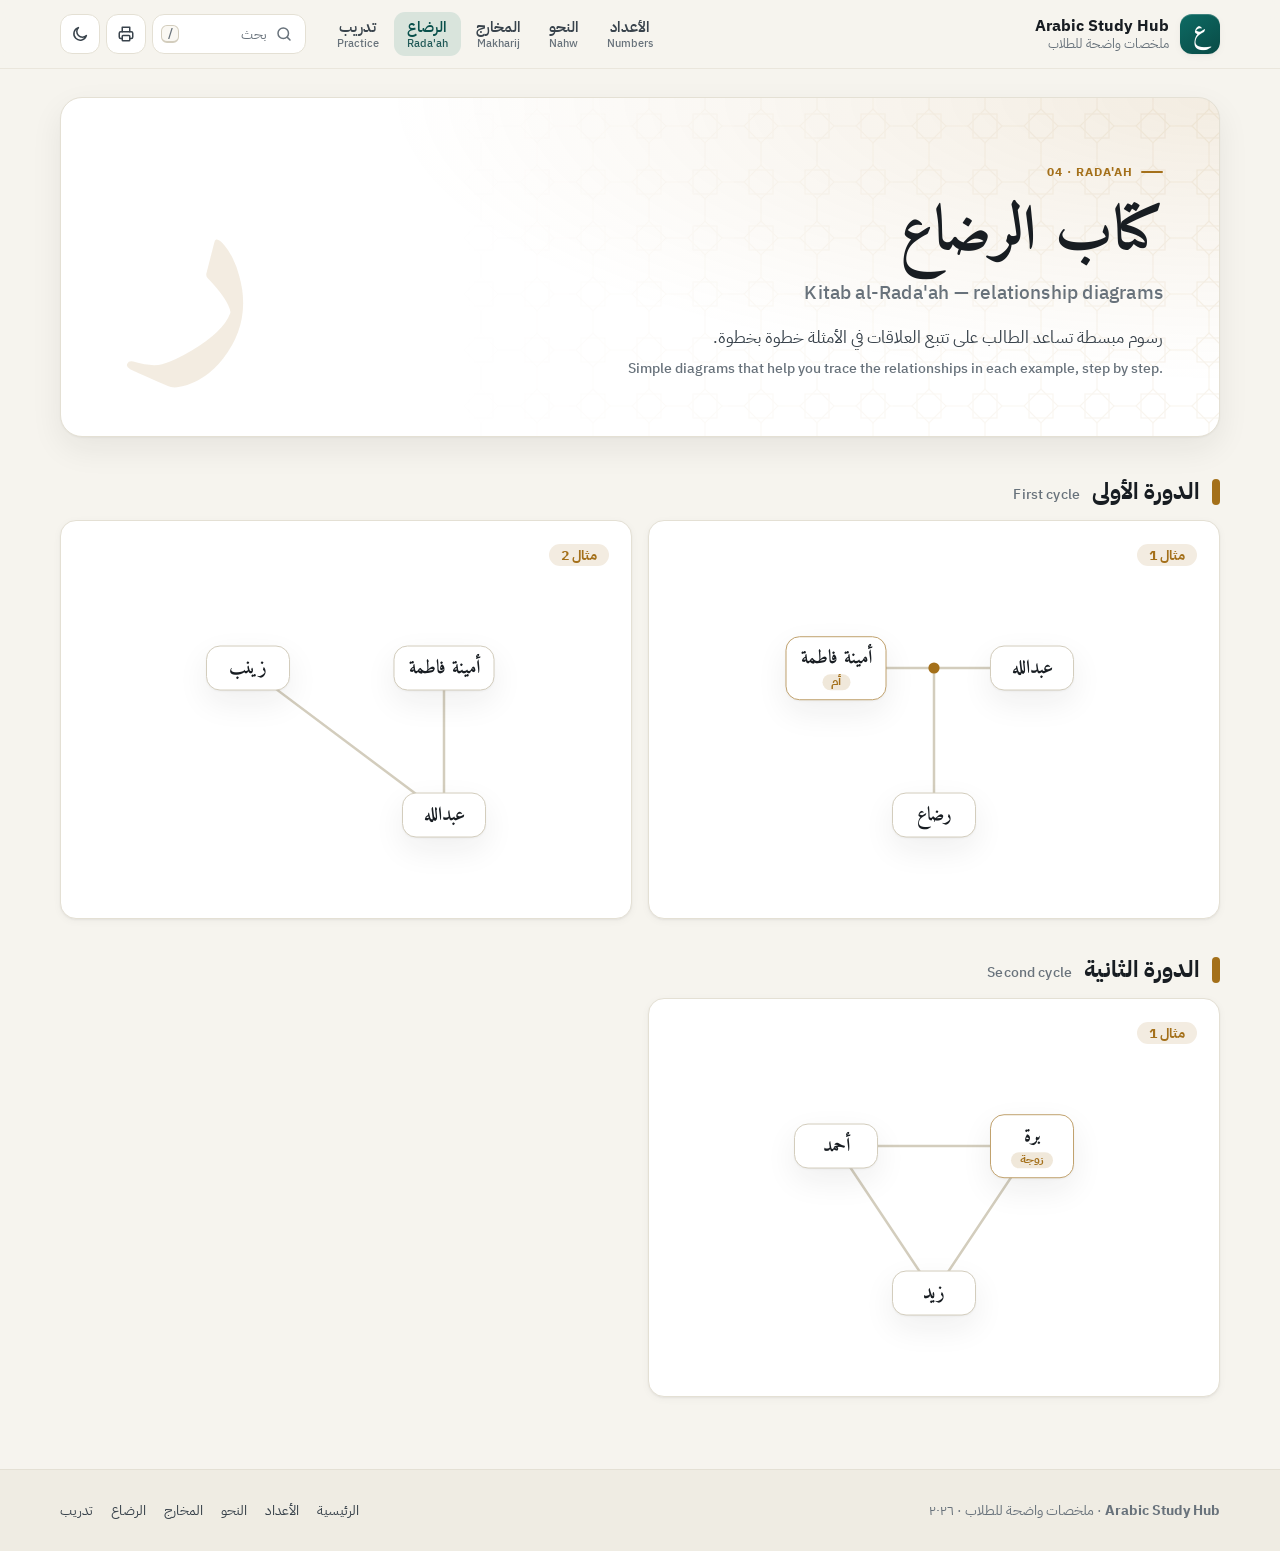
<file: radaah.html>
<!DOCTYPE html>
<html lang="ar" dir="rtl" data-page="radaah">
<head>
    <meta charset="UTF-8">
    <meta name="viewport" content="width=device-width, initial-scale=1.0">
    <title>كتاب الرضاع · Arabic Study Hub</title>
    <meta name="description" content="Kitab al-Rada'ah: simple relationship diagrams to follow each example step by step.">
    <meta name="theme-color" content="#f6f4ee">
    <meta property="og:title" content="كتاب الرضاع · Arabic Study Hub">
    <meta property="og:description" content="Kitab al-Rada'ah: simple relationship diagrams to follow each example step by step.">
    <meta property="og:type" content="website">
    <link rel="icon" href="data:image/svg+xml,%3Csvg xmlns='http://www.w3.org/2000/svg' viewBox='0 0 64 64'%3E%3Crect width='64' height='64' rx='16' fill='%230d6b64'/%3E%3Ctext x='32' y='44' font-family='Amiri,serif' font-size='40' font-weight='700' text-anchor='middle' fill='%23fff'%3E%D8%B9%3C/text%3E%3C/svg%3E">
    <script>
        (function () {
            try {
                var t = localStorage.getItem("ash-theme");
                if (t === "light" || t === "dark") document.documentElement.setAttribute("data-theme", t);
            } catch (e) {}
        })();
    </script>
    <link rel="preconnect" href="https://fonts.googleapis.com">
    <link rel="preconnect" href="https://fonts.gstatic.com" crossorigin>
    <link rel="stylesheet" href="https://fonts.googleapis.com/css2?family=Amiri:wght@400;700&family=IBM+Plex+Sans+Arabic:wght@400;500;600;700&display=swap">
    <link rel="stylesheet" href="assets/css/styles.css">
    <script defer src="assets/js/data.js"></script>
    <script defer src="assets/js/site.js"></script>
    <script defer src="assets/js/pages.js"></script>
</head>
<body>
    <a class="skip-link" href="#main">تخطَّ إلى المحتوى</a>

    <header class="site-header">
        <div class="container header-inner">
            <a class="brand" href="index.html" aria-label="Arabic Study Hub — الرئيسية">
                <span class="brand-mark" aria-hidden="true">ع</span>
                <span class="brand-text">
                    <span class="brand-title" lang="en" dir="ltr">Arabic Study Hub</span>
                    <span class="brand-sub">ملخصات واضحة للطلاب</span>
                </span>
            </a>
            <nav class="nav" aria-label="Main navigation">
                <a href="numbers.html"><span>الأعداد</span><span class="en" lang="en" dir="ltr">Numbers</span></a>
                <a href="nahw.html"><span>النحو</span><span class="en" lang="en" dir="ltr">Nahw</span></a>
                <a href="makharij-chart.html"><span>المخارج</span><span class="en" lang="en" dir="ltr">Makharij</span></a>
                <a href="radaah.html" aria-current="page"><span>الرضاع</span><span class="en" lang="en" dir="ltr">Rada'ah</span></a>
                <a href="practice.html"><span>تدريب</span><span class="en" lang="en" dir="ltr">Practice</span></a>
            </nav>
            <div class="header-actions">
                <button type="button" class="icon-btn search-trigger" data-action="search" aria-label="بحث · Search">
                    <svg viewBox="0 0 24 24" aria-hidden="true"><circle cx="11" cy="11" r="7"/><path d="m20 20-3.5-3.5"/></svg>
                    <span class="label">بحث</span><kbd>/</kbd>
                </button>
                <button type="button" class="icon-btn" data-action="print" aria-label="طباعة · Print" title="Print">
                    <svg viewBox="0 0 24 24" aria-hidden="true"><path d="M7 9V3h10v6"/><rect x="7" y="14" width="10" height="7" rx="1"/><path d="M7 18H5a2 2 0 0 1-2-2v-5a2 2 0 0 1 2-2h14a2 2 0 0 1 2 2v5a2 2 0 0 1-2 2h-2"/></svg>
                </button>
                <button type="button" class="icon-btn" data-action="theme" aria-label="Theme">
                    <svg viewBox="0 0 24 24" aria-hidden="true"><path d="M20.5 14.1A8.5 8.5 0 1 1 9.9 3.5a7 7 0 0 0 10.6 10.6z"/></svg>
                </button>
            </div>
        </div>
    </header>

    <main id="main" class="container page" style="--hero-c: var(--t-radaah)">
        <noscript><p class="noscript">هذا الموقع يحتاج إلى تفعيل JavaScript لعرض الجداول والتدريب. <span lang="en" dir="ltr">Please enable JavaScript to view the tables and practice.</span></p></noscript>

        <section class="hero" data-glyph="ر" aria-labelledby="page-title">
            <p class="hero-kicker"><span class="en" lang="en" dir="ltr">04 · Rada'ah</span></p>
            <h1 id="page-title">كتاب الرضاع <span class="en h-en" lang="en" dir="ltr">Kitab al-Rada'ah — relationship diagrams</span></h1>
            <p class="hero-lead">رسوم مبسطة تساعد الطالب على تتبع العلاقات في الأمثلة خطوة بخطوة.
                <span class="en" lang="en" dir="ltr">Simple diagrams that help you trace the relationships in each example, step by step.</span></p>
        </section>

        <div class="section" id="radaah-cycles"></div>

        <p class="print-only print-foot">كتاب الرضاع · Arabic Study Hub</p>
    </main>

    <footer class="site-footer">
        <div class="container footer-inner">
            <span><strong lang="en" dir="ltr">Arabic Study Hub</strong> · ملخصات واضحة للطلاب · <span data-year></span></span>
            <nav class="footer-links" aria-label="Footer">
                <a href="index.html">الرئيسية</a>
                <a href="numbers.html">الأعداد</a>
                <a href="nahw.html">النحو</a>
                <a href="makharij-chart.html">المخارج</a>
                <a href="radaah.html">الرضاع</a>
                <a href="practice.html">تدريب</a>
            </nav>
        </div>
    </footer>
</body>
</html>
</file>
<file: assets/css/styles.css>
/* =========================================================
   Arabic Study Hub — design system
   Tokens → base → shell → components → pages → print
   ========================================================= */

:root {
    color-scheme: light;

    --bg: #f6f4ee;
    --bg-deep: #efece3;
    --surface: #ffffff;
    --surface-2: #faf8f3;
    --surface-3: #f2efe6;
    --ink: #181d22;
    --ink-2: #39434c;
    --muted: #68727b;
    --line: #e4e0d4;
    --line-strong: #d3cdbd;

    --primary: #0d6b64;
    --primary-ink: #09504b;
    --on-primary: #ffffff;
    --accent: #a4701a;

    --good: #1d7a4b;
    --bad: #b3372e;

    --rafa: #2d5fb4;
    --nasb: #1d7a4b;
    --jarr: #b0561a;

    --a-jawf: #7650b3;
    --a-halq: #b3395b;
    --a-lisan: #0d6b64;
    --a-shafatan: #a4701a;
    --a-khayshum: #2d6ab4;
    --a-asnan: #5a6570;

    --t-numbers: #0d6b64;
    --t-nahw: #2d5fb4;
    --t-makharij: #b3395b;
    --t-radaah: #a4701a;

    --shadow-sm: 0 1px 2px rgba(24, 29, 34, 0.05), 0 2px 8px rgba(24, 29, 34, 0.04);
    --shadow: 0 1px 2px rgba(24, 29, 34, 0.04), 0 12px 32px rgba(24, 29, 34, 0.07);
    --shadow-lg: 0 24px 64px rgba(24, 29, 34, 0.18);
    --radius-sm: 10px;
    --radius: 16px;
    --radius-lg: 22px;

    --font-ui: "IBM Plex Sans Arabic", "Segoe UI", system-ui, -apple-system, sans-serif;
    --font-ar: "Amiri", "Traditional Arabic", "Times New Roman", serif;
    --font-en: "IBM Plex Sans Arabic", "Segoe UI", system-ui, sans-serif;

    --header-h: 68px;
    --ease: cubic-bezier(0.2, 0.7, 0.2, 1);
}

@media (prefers-color-scheme: dark) {
    :root:not([data-theme="light"]) {
        color-scheme: dark;
        --bg: #0e1316;
        --bg-deep: #0a0e10;
        --surface: #151c20;
        --surface-2: #192126;
        --surface-3: #1e282d;
        --ink: #e8ecee;
        --ink-2: #c5ced3;
        --muted: #93a0a7;
        --line: #253038;
        --line-strong: #33424b;
        --primary: #4cc3b7;
        --primary-ink: #8fdcd3;
        --on-primary: #06201d;
        --accent: #e3b45a;
        --good: #5cc98e;
        --bad: #f27b70;
        --rafa: #8db2ff;
        --nasb: #6fd3a0;
        --jarr: #f2a86b;
        --a-jawf: #b99ef2;
        --a-halq: #f28aa8;
        --a-lisan: #4cc3b7;
        --a-shafatan: #e3b45a;
        --a-khayshum: #86b5ff;
        --a-asnan: #a8b4bb;
        --t-numbers: #4cc3b7;
        --t-nahw: #8db2ff;
        --t-makharij: #f28aa8;
        --t-radaah: #e3b45a;
        --shadow-sm: 0 1px 2px rgba(0, 0, 0, 0.3);
        --shadow: 0 1px 2px rgba(0, 0, 0, 0.3), 0 12px 32px rgba(0, 0, 0, 0.28);
        --shadow-lg: 0 24px 64px rgba(0, 0, 0, 0.55);
    }
}

:root[data-theme="dark"] {
    color-scheme: dark;
    --bg: #0e1316;
    --bg-deep: #0a0e10;
    --surface: #151c20;
    --surface-2: #192126;
    --surface-3: #1e282d;
    --ink: #e8ecee;
    --ink-2: #c5ced3;
    --muted: #93a0a7;
    --line: #253038;
    --line-strong: #33424b;
    --primary: #4cc3b7;
    --primary-ink: #8fdcd3;
    --on-primary: #06201d;
    --accent: #e3b45a;
    --good: #5cc98e;
    --bad: #f27b70;
    --rafa: #8db2ff;
    --nasb: #6fd3a0;
    --jarr: #f2a86b;
    --a-jawf: #b99ef2;
    --a-halq: #f28aa8;
    --a-lisan: #4cc3b7;
    --a-shafatan: #e3b45a;
    --a-khayshum: #86b5ff;
    --a-asnan: #a8b4bb;
    --t-numbers: #4cc3b7;
    --t-nahw: #8db2ff;
    --t-makharij: #f28aa8;
    --t-radaah: #e3b45a;
    --shadow-sm: 0 1px 2px rgba(0, 0, 0, 0.3);
    --shadow: 0 1px 2px rgba(0, 0, 0, 0.3), 0 12px 32px rgba(0, 0, 0, 0.28);
    --shadow-lg: 0 24px 64px rgba(0, 0, 0, 0.55);
}

/* Colour roles set by class, consumed through --c */
.t-numbers { --c: var(--t-numbers); }
.t-nahw { --c: var(--t-nahw); }
.t-makharij { --c: var(--t-makharij); }
.t-radaah { --c: var(--t-radaah); }
.area-jawf { --c: var(--a-jawf); }
.area-halq { --c: var(--a-halq); }
.area-lisan { --c: var(--a-lisan); }
.area-shafatan { --c: var(--a-shafatan); }
.area-khayshum { --c: var(--a-khayshum); }
.area-asnan { --c: var(--a-asnan); }
.case-rafa { --c: var(--rafa); }
.case-nasb { --c: var(--nasb); }
.case-jarr { --c: var(--jarr); }

/* ---------- base ---------- */

*,
*::before,
*::after {
    box-sizing: border-box;
}

html {
    -webkit-text-size-adjust: 100%;
    scroll-padding-top: calc(var(--header-h) + 24px);
}

body {
    margin: 0;
    min-height: 100vh;
    background: var(--bg);
    color: var(--ink);
    font-family: var(--font-ui);
    font-size: 17px;
    line-height: 1.7;
    -webkit-font-smoothing: antialiased;
    text-rendering: optimizeLegibility;
    overflow-x: hidden;
}

h1, h2, h3, h4 {
    margin: 0;
    line-height: 1.25;
    font-weight: 700;
    letter-spacing: 0;
}

p {
    margin: 0;
}

a {
    color: var(--primary);
    text-underline-offset: 3px;
}

button {
    font: inherit;
    color: inherit;
}

svg {
    width: 1.15em;
    height: 1.15em;
    flex: none;
    fill: none;
    stroke: currentColor;
    stroke-width: 2;
    stroke-linecap: round;
    stroke-linejoin: round;
}

/* Arrows point "forward"; in RTL forward is left, so flip for LTR contexts only. */
[dir="ltr"] .flip-ltr svg {
    transform: scaleX(-1);
}

kbd {
    display: inline-grid;
    min-width: 1.6em;
    height: 1.6em;
    place-items: center;
    padding: 0 0.35em;
    border: 1px solid var(--line-strong);
    border-bottom-width: 2px;
    border-radius: 6px;
    background: var(--surface-2);
    color: var(--muted);
    font-family: var(--font-en);
    font-size: 0.72rem;
    font-weight: 600;
    line-height: 1;
}

:focus-visible {
    outline: 2.5px solid var(--primary);
    outline-offset: 2px;
    border-radius: 6px;
}

::selection {
    background: color-mix(in srgb, var(--primary) 26%, transparent);
}

.en {
    font-family: var(--font-en);
    font-size: 0.78em;
    font-weight: 500;
    color: var(--muted);
    unicode-bidi: isolate;
    /* English runs are LTR, but when they sit on their own line they should align with the Arabic around them. */
    text-align: -webkit-match-parent;
    text-align: match-parent;
}

.h-en {
    display: block;
    margin-top: 4px;
    font-size: 0.5em;
    font-weight: 500;
    letter-spacing: 0.01em;
}

.arabic-ex,
.ar-serif {
    font-family: var(--font-ar);
}

.visually-hidden {
    position: absolute !important;
    width: 1px;
    height: 1px;
    overflow: hidden;
    clip: rect(0 0 0 0);
    white-space: nowrap;
}

.skip-link {
    position: fixed;
    inset-inline-start: 12px;
    top: -60px;
    z-index: 100;
    padding: 10px 16px;
    border-radius: var(--radius-sm);
    background: var(--primary);
    color: var(--on-primary);
    font-weight: 600;
    text-decoration: none;
    transition: top 0.2s var(--ease);
}

.skip-link:focus {
    top: 12px;
}

.container {
    width: min(1160px, 100% - 40px);
    margin-inline: auto;
}

/* ---------- header ---------- */

.site-header {
    position: sticky;
    top: 0;
    z-index: 40;
    background: color-mix(in srgb, var(--bg) 82%, transparent);
    border-bottom: 1px solid color-mix(in srgb, var(--line) 70%, transparent);
    -webkit-backdrop-filter: saturate(1.4) blur(14px);
    backdrop-filter: saturate(1.4) blur(14px);
}

.header-inner {
    display: flex;
    align-items: center;
    gap: 18px;
    min-height: var(--header-h);
}

.brand {
    display: flex;
    align-items: center;
    gap: 11px;
    color: var(--ink);
    text-decoration: none;
    flex: none;
}

.brand-mark {
    display: grid;
    width: 40px;
    height: 40px;
    place-items: center;
    border-radius: 12px;
    background: linear-gradient(145deg, var(--primary), color-mix(in srgb, var(--primary) 70%, #000));
    box-shadow: inset 0 1px 0 rgba(255, 255, 255, 0.2), var(--shadow-sm);
    color: var(--on-primary);
    font-family: var(--font-ar);
    font-size: 25px;
    font-weight: 700;
    line-height: 1;
    padding-bottom: 4px;
}

.brand-text {
    display: grid;
    line-height: 1.2;
}

.brand-title {
    font-family: var(--font-en);
    font-size: 0.98rem;
    font-weight: 700;
}

.brand-sub {
    color: var(--muted);
    font-size: 0.8rem;
}

.nav {
    display: flex;
    align-items: center;
    gap: 2px;
    margin-inline-start: auto;
}

.nav a {
    position: relative;
    display: grid;
    justify-items: center;
    padding: 6px 13px 5px;
    border-radius: 11px;
    color: var(--ink-2);
    font-size: 0.93rem;
    font-weight: 600;
    line-height: 1.25;
    text-decoration: none;
    white-space: nowrap;
    transition: background-color 0.15s, color 0.15s;
}

.nav a .en {
    font-size: 0.68rem;
    font-weight: 500;
}

.nav a:hover {
    background: var(--surface-3);
    color: var(--ink);
}

.nav a[aria-current="page"] {
    background: color-mix(in srgb, var(--primary) 12%, transparent);
    color: var(--primary-ink);
}

.nav a[aria-current="page"] .en {
    color: color-mix(in srgb, var(--primary-ink) 75%, var(--muted));
}

.header-actions {
    display: flex;
    align-items: center;
    gap: 6px;
    flex: none;
}

.icon-btn {
    display: inline-flex;
    height: 40px;
    min-width: 40px;
    align-items: center;
    justify-content: center;
    gap: 8px;
    padding: 0 10px;
    border: 1px solid var(--line);
    border-radius: 12px;
    background: var(--surface);
    color: var(--ink-2);
    cursor: pointer;
    transition: border-color 0.15s, background-color 0.15s, color 0.15s;
}

.icon-btn:hover {
    border-color: var(--line-strong);
    color: var(--ink);
}

.icon-btn svg {
    width: 18px;
    height: 18px;
}

.search-trigger {
    padding-inline: 12px 8px;
    color: var(--muted);
    font-size: 0.9rem;
}

.search-trigger .label {
    min-width: 5.5em;
    text-align: start;
}

/* ---------- hero ---------- */

.hero {
    position: relative;
    overflow: hidden;
    margin-top: 28px;
    padding: clamp(28px, 5vw, 56px);
    border: 1px solid var(--line);
    border-radius: var(--radius-lg);
    background:
        radial-gradient(120% 140% at 100% 0%, color-mix(in srgb, var(--hero-c, var(--primary)) 13%, transparent), transparent 60%),
        var(--surface);
    box-shadow: var(--shadow);
    isolation: isolate;
}

/* Eight-point star lattice, masked so it follows the theme colour. */
.hero::before {
    content: "";
    position: absolute;
    inset: 0;
    z-index: -1;
    background: var(--hero-c, var(--primary));
    opacity: 0.075;
    -webkit-mask-image: url("data:image/svg+xml,%3Csvg xmlns='http://www.w3.org/2000/svg' width='56' height='56' viewBox='0 0 56 56'%3E%3Cg fill='none' stroke='%23000' stroke-width='1.2'%3E%3Crect x='16' y='16' width='24' height='24'/%3E%3Crect x='16' y='16' width='24' height='24' transform='rotate(45 28 28)'/%3E%3Cpath d='M0 28h11M45 28h11M28 0v11M28 45v11'/%3E%3C/g%3E%3C/svg%3E"), linear-gradient(to left, #000 0%, transparent 70%);
    -webkit-mask-composite: source-in;
    mask-image: url("data:image/svg+xml,%3Csvg xmlns='http://www.w3.org/2000/svg' width='56' height='56' viewBox='0 0 56 56'%3E%3Cg fill='none' stroke='%23000' stroke-width='1.2'%3E%3Crect x='16' y='16' width='24' height='24'/%3E%3Crect x='16' y='16' width='24' height='24' transform='rotate(45 28 28)'/%3E%3Cpath d='M0 28h11M45 28h11M28 0v11M28 45v11'/%3E%3C/g%3E%3C/svg%3E"), linear-gradient(to left, #000 0%, transparent 70%);
    mask-composite: intersect;
}

/* Oversized topic glyph on the open side of the hero. */
.hero[data-glyph]::after {
    content: attr(data-glyph);
    position: absolute;
    z-index: -1;
    inset-inline-end: clamp(24px, 7vw, 96px);
    top: 50%;
    transform: translateY(-54%);
    color: var(--hero-c, var(--primary));
    font-family: var(--font-ar);
    font-size: clamp(170px, 21vw, 300px);
    font-weight: 700;
    line-height: 1;
    opacity: 0.13;
    pointer-events: none;
}

.hero-kicker,
.kicker {
    display: inline-flex;
    align-items: center;
    gap: 8px;
    margin-bottom: 14px;
    color: var(--hero-c, var(--primary));
    font-family: var(--font-en);
    font-size: 0.78rem;
    font-weight: 700;
    letter-spacing: 0.08em;
    text-transform: uppercase;
}

.kicker .en,
.hero-kicker .en {
    color: inherit;
    font-size: inherit;
    font-weight: inherit;
}

.hero-kicker::before {
    content: "";
    width: 22px;
    height: 2px;
    border-radius: 2px;
    background: currentColor;
}

.hero h1 {
    max-width: 18ch;
    font-family: var(--font-ar);
    font-size: clamp(2.2rem, 5.4vw, 3.9rem);
    font-weight: 700;
    line-height: 1.2;
}

.hero h1 .h-en {
    margin-top: 10px;
    font-family: var(--font-en);
    font-size: clamp(1rem, 1.8vw, 1.2rem);
    font-weight: 500;
    color: var(--muted);
}

.hero-lead {
    max-width: 62ch;
    margin-top: 18px;
    color: var(--ink-2);
    font-size: 1.08rem;
}

.hero-lead .en {
    display: block;
    margin-top: 4px;
    font-size: 0.9rem;
}

.hero-actions {
    display: flex;
    flex-wrap: wrap;
    gap: 10px;
    margin-top: 26px;
}

/* ---------- buttons ---------- */

.btn {
    display: inline-flex;
    align-items: center;
    justify-content: center;
    gap: 8px;
    min-height: 44px;
    padding: 8px 18px;
    border: 1px solid var(--line-strong);
    border-radius: 12px;
    background: var(--surface);
    color: var(--ink);
    cursor: pointer;
    font-size: 0.96rem;
    font-weight: 600;
    line-height: 1.2;
    text-decoration: none;
    transition: transform 0.12s var(--ease), background-color 0.15s, border-color 0.15s, box-shadow 0.15s;
}

.btn:hover {
    border-color: color-mix(in srgb, var(--primary) 45%, var(--line-strong));
}

.btn:active {
    transform: translateY(1px);
}

.btn .en {
    font-size: 0.78em;
}

.btn-primary {
    border-color: transparent;
    background: var(--primary);
    color: var(--on-primary);
    box-shadow: 0 6px 18px color-mix(in srgb, var(--primary) 28%, transparent);
}

.btn-primary .en {
    color: color-mix(in srgb, var(--on-primary) 78%, transparent);
}

.btn-primary:hover {
    background: color-mix(in srgb, var(--primary) 88%, #000);
}

.btn-toggle[aria-pressed="true"] {
    border-color: var(--primary);
    background: color-mix(in srgb, var(--primary) 10%, var(--surface));
    color: var(--primary-ink);
}

.btn:disabled {
    opacity: 0.45;
    cursor: not-allowed;
}

.btn-lg {
    min-height: 52px;
    padding-inline: 22px;
    font-size: 1.02rem;
}

.search-cta {
    justify-content: flex-start;
    min-width: min(100%, 360px);
    color: var(--muted);
    font-weight: 500;
}

.search-cta kbd {
    margin-inline-start: auto;
}

.link-quiet {
    color: var(--muted);
    font-size: 0.9rem;
    font-weight: 500;
    text-decoration: none;
}

.link-quiet:hover {
    color: var(--primary);
    text-decoration: underline;
}

/* ---------- generic layout ---------- */

.page {
    padding-bottom: 72px;
}

.section {
    margin-top: 40px;
}

.section-head {
    display: flex;
    flex-wrap: wrap;
    align-items: end;
    justify-content: space-between;
    gap: 12px 20px;
    margin-bottom: 16px;
}

.section-head h2 {
    font-size: 1.5rem;
}

.section-head p {
    color: var(--muted);
}

.card {
    border: 1px solid var(--line);
    border-radius: var(--radius);
    background: var(--surface);
    box-shadow: var(--shadow-sm);
}

.toolbar {
    display: flex;
    flex-wrap: wrap;
    align-items: center;
    gap: 12px;
    margin-top: 24px;
    padding: 14px;
    border: 1px solid var(--line);
    border-radius: var(--radius);
    background: var(--surface-2);
}

.toolbar .spacer {
    flex: 1;
}

/* ---------- home ---------- */

.topic-grid {
    display: grid;
    grid-template-columns: repeat(4, minmax(0, 1fr));
    gap: 16px;
}

.topic-card {
    position: relative;
    display: flex;
    flex-direction: column;
    gap: 10px;
    min-height: 260px;
    padding: 22px;
    overflow: hidden;
    border: 1px solid var(--line);
    border-radius: var(--radius);
    background: var(--surface);
    box-shadow: var(--shadow-sm);
    color: var(--ink);
    text-decoration: none;
    transition: transform 0.2s var(--ease), box-shadow 0.2s var(--ease), border-color 0.2s;
}

.topic-card::after {
    content: "";
    position: absolute;
    inset-inline: 0;
    top: 0;
    height: 3px;
    background: var(--c);
    opacity: 0.85;
}

.topic-card:hover {
    transform: translateY(-3px);
    border-color: color-mix(in srgb, var(--c) 40%, var(--line));
    box-shadow: var(--shadow);
}

.topic-glyph {
    display: grid;
    width: 56px;
    height: 56px;
    place-items: center;
    border-radius: 16px;
    background: color-mix(in srgb, var(--c) 12%, var(--surface));
    color: var(--c);
    font-family: var(--font-ar);
    font-size: 32px;
    font-weight: 700;
    line-height: 1;
    padding-bottom: 6px;
}

.topic-index {
    position: absolute;
    top: 20px;
    inset-inline-end: 22px;
}

.topic-index .en {
    font-size: 0.78rem;
    font-weight: 700;
    letter-spacing: 0.08em;
    color: color-mix(in srgb, var(--c) 60%, var(--muted));
}

.topic-title {
    margin-top: 6px;
    font-size: 1.3rem;
    font-weight: 700;
    line-height: 1.3;
}

.topic-title .en {
    display: block;
    font-size: 0.72rem;
    letter-spacing: 0.06em;
    text-transform: uppercase;
}

.topic-desc {
    color: var(--ink-2);
    font-size: 0.93rem;
    line-height: 1.55;
}

.topic-meta {
    display: flex;
    align-items: center;
    justify-content: space-between;
    gap: 8px;
    margin-top: auto;
    padding-top: 14px;
    border-top: 1px dashed var(--line);
    color: var(--muted);
    font-size: 0.85rem;
}

.topic-go {
    position: absolute;
    bottom: 20px;
    inset-inline-end: 22px;
    color: var(--c);
    opacity: 0;
    transform: translateX(6px);
    transition: opacity 0.2s, transform 0.2s var(--ease);
}

.topic-card:hover .topic-go {
    opacity: 1;
    transform: none;
}

.topic-card:hover .best-badge {
    visibility: hidden;
}

.best-badge {
    display: inline-flex;
    align-items: center;
    gap: 5px;
    padding: 2px 9px;
    border-radius: 999px;
    background: color-mix(in srgb, var(--good) 13%, transparent);
    color: var(--good);
    font-size: 0.8rem;
    font-weight: 700;
}

.steps {
    display: grid;
    grid-template-columns: repeat(3, minmax(0, 1fr));
    gap: 16px;
    counter-reset: step;
}

.step {
    position: relative;
    padding: 22px 22px 22px 22px;
    border: 1px solid var(--line);
    border-radius: var(--radius);
    background: var(--surface-2);
}

.step-icon {
    display: grid;
    width: 40px;
    height: 40px;
    place-items: center;
    margin-bottom: 12px;
    border-radius: 12px;
    background: var(--surface);
    border: 1px solid var(--line);
    color: var(--primary);
}

.step h3 {
    font-size: 1.1rem;
}

.step h3 .en {
    margin-inline-start: 6px;
}

.step p {
    margin-top: 6px;
    color: var(--ink-2);
    font-size: 0.94rem;
}

.step p .en {
    display: block;
    font-size: 0.82rem;
}

.shortcut-row {
    display: flex;
    flex-wrap: wrap;
    justify-content: flex-end;
    gap: 10px 22px;
    margin-top: 18px;
    color: var(--muted);
    font-size: 0.88rem;
}

.shortcut-row span {
    display: inline-flex;
    align-items: center;
    gap: 6px;
}

/* ---------- tables ---------- */

.table-card {
    overflow: hidden;
}

.card-head {
    display: flex;
    align-items: center;
    gap: 14px;
    padding: 18px 22px;
    border-bottom: 1px solid var(--line);
    background: var(--surface-2);
}

.card-head h2 {
    font-size: 1.28rem;
}

.card-head .h-en {
    font-size: 0.62em;
}

.card-num {
    display: grid;
    width: 38px;
    height: 38px;
    flex: none;
    place-items: center;
    border-radius: 11px;
    background: var(--primary);
    color: var(--on-primary);
    font-weight: 700;
}

.table-wrap {
    width: 100%;
    overflow-x: auto;
}

.study-table {
    width: 100%;
    border-collapse: collapse;
    font-size: 1rem;
}

.study-table th,
.study-table td {
    padding: 15px 20px;
    border-bottom: 1px solid var(--line);
    text-align: start;
    vertical-align: top;
}

.study-table thead th {
    position: sticky;
    top: 0;
    background: var(--surface-3);
    color: var(--ink-2);
    font-size: 0.9rem;
    font-weight: 700;
    white-space: nowrap;
}

.study-table thead th .en {
    display: block;
    font-size: 0.72rem;
    font-weight: 500;
}

.study-table tbody tr:last-child > * {
    border-bottom: 0;
}

.study-table tbody tr {
    transition: background-color 0.2s;
}

.study-table tbody tr:hover {
    background: var(--surface-2);
}

.study-table tbody th {
    font-weight: 600;
}

.num-cell {
    width: 1%;
    color: var(--primary-ink);
    font-family: var(--font-ar);
    font-size: 1.45rem;
    font-weight: 700 !important;
    line-height: 1.3;
    white-space: nowrap;
}

.part {
    display: block;
}

.part + .part {
    margin-top: 4px;
}

.part-label {
    display: inline-block;
    margin-inline-end: 6px;
    padding: 0 7px;
    border-radius: 6px;
    background: var(--surface-3);
    color: var(--muted);
    font-size: 0.8rem;
    font-weight: 600;
}

.study-table tr.is-match {
    background: color-mix(in srgb, var(--primary) 11%, transparent) !important;
    box-shadow: inset -4px 0 0 var(--primary);
}

.is-target {
    animation: target-flash 2.2s var(--ease);
}

@keyframes target-flash {
    0%, 35% { background-color: color-mix(in srgb, var(--accent) 26%, transparent); }
    100% { background-color: transparent; }
}

/* Cover mode: answers blur until tapped. */
.is-covered .cover {
    position: relative;
    display: block;
    border-radius: 8px;
    cursor: pointer;
}

.is-covered .cover > * {
    filter: blur(7px);
    opacity: 0.55;
    transition: filter 0.25s, opacity 0.25s;
    user-select: none;
}

.is-covered .cover::after {
    content: "اضغط للإظهار";
    position: absolute;
    inset: 0;
    display: grid;
    place-items: center;
    border: 1px dashed var(--line-strong);
    border-radius: 8px;
    color: var(--muted);
    font-size: 0.8rem;
    font-weight: 600;
}

.is-covered .cover:hover::after {
    border-color: var(--primary);
    color: var(--primary);
}

.is-covered .cover.is-revealed {
    cursor: default;
}

.is-covered .cover.is-revealed > * {
    filter: none;
    opacity: 1;
}

.is-covered .cover.is-revealed::after {
    display: none;
}

/* Number finder */
.finder {
    display: flex;
    align-items: center;
    gap: 10px;
    flex-wrap: wrap;
}

.finder label {
    font-weight: 600;
    font-size: 0.95rem;
}

.finder input {
    width: 110px;
    height: 44px;
    padding: 0 14px;
    border: 1px solid var(--line-strong);
    border-radius: 12px;
    background: var(--surface);
    color: var(--ink);
    font-family: var(--font-ar);
    font-size: 1.3rem;
    font-weight: 700;
    text-align: center;
}

.finder input:focus {
    outline: none;
    border-color: var(--primary);
    box-shadow: 0 0 0 4px color-mix(in srgb, var(--primary) 18%, transparent);
}

.finder-result {
    color: var(--muted);
    font-size: 0.93rem;
}

.finder-result.is-hit {
    color: var(--primary-ink);
}

.finder-result.is-miss {
    color: var(--accent);
}

/* ---------- notes ---------- */

.note-grid {
    display: grid;
    grid-template-columns: repeat(2, minmax(0, 1fr));
    gap: 16px;
    margin-top: 16px;
}

.note-card {
    padding: 22px 24px;
    border: 1px solid var(--line);
    border-inline-start: 4px solid var(--accent);
    border-radius: var(--radius);
    background: var(--surface);
    box-shadow: var(--shadow-sm);
}

.note-card h3 {
    margin-bottom: 10px;
    font-size: 1.2rem;
}

.note-card h3 .h-en {
    font-size: 0.66em;
}

.note-card p {
    color: var(--ink-2);
}

.note-card p + p {
    margin-top: 10px;
}

.note-en {
    padding: 10px 14px;
    border-radius: var(--radius-sm);
    background: var(--surface-2);
    color: var(--muted) !important;
    font-family: var(--font-en);
    font-size: 0.9rem;
    text-align: left;
}

.term-list {
    display: grid;
    gap: 10px;
    margin: 0;
    padding: 0;
    list-style: none;
}

.term-list li {
    display: grid;
    gap: 2px;
    padding: 10px 14px;
    border-radius: var(--radius-sm);
    background: var(--surface-2);
}

.term-list strong {
    color: var(--primary-ink);
}

.term-list span {
    color: var(--ink-2);
    font-size: 0.95rem;
}

/* ---------- nahw ---------- */

.legend {
    display: flex;
    flex-wrap: wrap;
    gap: 8px 18px;
    font-size: 0.9rem;
}

.legend-item {
    display: inline-flex;
    align-items: center;
    gap: 7px;
}

.legend-orig {
    color: var(--muted);
    font-size: 0.82rem;
}

.case-dot,
.area-dot {
    display: inline-block;
    width: 10px;
    height: 10px;
    flex: none;
    border-radius: 50%;
    background: var(--c);
}

.case-h {
    color: var(--c) !important;
}

.case-h .case-dot {
    margin-inline-end: 6px;
    vertical-align: 1px;
}

.nahw-groups {
    display: grid;
    gap: 22px;
    margin-top: 22px;
}

.nahw-table tbody th {
    width: 28%;
}

.type-name {
    display: block;
    font-size: 1.05rem;
}

.type-sample {
    display: block;
    margin-top: 2px;
    color: var(--muted);
    font-family: var(--font-ar);
    font-size: 1.02rem;
    font-weight: 400;
}

.mark {
    display: inline-block;
    min-width: 2.4em;
    padding: 1px 12px 3px;
    border: 1px solid color-mix(in srgb, var(--c) 30%, transparent);
    border-radius: 999px;
    background: color-mix(in srgb, var(--c) 11%, transparent);
    color: var(--c);
    font-size: 1rem;
    font-weight: 700;
    text-align: center;
}

.mark.is-sub,
.sub-sample {
    border-style: dashed;
    border-width: 1.5px;
    box-shadow: 0 0 0 3px color-mix(in srgb, var(--accent) 16%, transparent);
}

.sub-sample {
    display: inline-grid;
    min-width: 30px;
    height: 24px;
    place-items: center;
    border-color: var(--accent);
    border-radius: 999px;
    color: var(--accent);
    font-weight: 700;
}

.nahw-table .arabic-ex {
    display: block;
    margin-top: 6px;
    color: var(--ink-2);
    font-size: 1.25rem;
    line-height: 1.5;
}

/* ---------- makharij ---------- */

.explorer {
    display: grid;
    grid-template-columns: minmax(0, 1fr) 360px;
    gap: 20px;
    align-items: start;
    margin-top: 24px;
}

.explorer-map {
    padding: 20px;
}

.filter-row {
    display: flex;
    flex-wrap: wrap;
    gap: 8px;
    margin-bottom: 18px;
}

.chip-filter,
.chip-toggle,
.chip-mini {
    display: inline-flex;
    align-items: center;
    gap: 7px;
    min-height: 36px;
    padding: 4px 13px;
    border: 1px solid var(--line);
    border-radius: 999px;
    background: var(--surface);
    color: var(--ink-2);
    cursor: pointer;
    font-size: 0.9rem;
    font-weight: 600;
    transition: background-color 0.15s, border-color 0.15s, color 0.15s;
}

.chip-filter .count,
.area-card .count {
    color: var(--muted);
    font-size: 0.8rem;
    font-weight: 500;
}

.chip-filter:hover,
.chip-toggle:hover {
    border-color: var(--line-strong);
}

.chip-filter[aria-pressed="true"] {
    border-color: var(--c, var(--ink));
    background: color-mix(in srgb, var(--c, var(--ink)) 11%, var(--surface));
    color: var(--c, var(--ink));
}

.chip-filter[data-filter="all"][aria-pressed="true"] {
    border-color: var(--ink);
    background: var(--ink);
    color: var(--bg);
}

.chip-filter[data-filter="all"][aria-pressed="true"] .count {
    color: inherit;
    opacity: 0.7;
}

.map-group + .map-group {
    margin-top: 16px;
}

.map-label {
    display: flex;
    align-items: center;
    gap: 8px;
    margin-bottom: 8px;
    color: var(--c);
    font-size: 0.9rem;
    font-weight: 700;
}

.map-label .en {
    font-weight: 500;
}

.letter-grid {
    display: flex;
    flex-wrap: wrap;
    gap: 8px;
}

.letter-chip {
    display: grid;
    min-width: 58px;
    min-height: 64px;
    place-items: center;
    align-content: center;
    padding: 4px 10px 6px;
    border: 1px solid color-mix(in srgb, var(--c) 28%, var(--line));
    border-radius: 14px;
    background: color-mix(in srgb, var(--c) 7%, var(--surface));
    color: var(--c);
    cursor: pointer;
    transition: transform 0.15s var(--ease), background-color 0.15s, border-color 0.15s, box-shadow 0.15s;
}

.letter-chip:hover {
    transform: translateY(-2px);
    border-color: var(--c);
}

.letter-chip[aria-pressed="true"] {
    border-color: var(--c);
    background: var(--c);
    color: var(--surface);
    box-shadow: 0 8px 20px color-mix(in srgb, var(--c) 35%, transparent);
}

.lc-letter {
    font-family: var(--font-ar);
    font-size: 1.9rem;
    font-weight: 700;
    line-height: 1.3;
}

.lc-variant {
    margin-top: 2px;
    font-size: 0.62rem;
    font-weight: 600;
    line-height: 1.1;
    opacity: 0.85;
    white-space: nowrap;
}

.letter-detail {
    position: sticky;
    top: calc(var(--header-h) + 16px);
    padding: 22px;
    border: 1px solid var(--line);
    border-top: 4px solid var(--c, var(--line-strong));
    border-radius: var(--radius);
    background: var(--surface);
    box-shadow: var(--shadow);
}

.detail-top {
    display: flex;
    align-items: center;
    gap: 18px;
}

.detail-glyph {
    display: grid;
    width: 96px;
    height: 96px;
    flex: none;
    place-items: center;
    border-radius: 22px;
    background: color-mix(in srgb, var(--c, var(--muted)) 12%, var(--surface));
    color: var(--c, var(--muted));
    font-family: var(--font-ar);
    font-size: 3.6rem;
    font-weight: 700;
    line-height: 1;
    padding-bottom: 10px;
}

.detail-area {
    display: flex;
    align-items: center;
    gap: 8px;
    color: var(--c);
    font-size: 1.3rem;
    font-weight: 700;
}

.detail-area-en .en {
    font-size: 0.82rem;
}

.detail-variant {
    display: inline-block;
    margin-top: 6px;
    padding: 1px 10px;
    border-radius: 999px;
    background: var(--surface-3);
    color: var(--ink-2);
    font-size: 0.85rem;
    font-weight: 600;
}

.detail-desc {
    margin: 18px 0 14px;
    padding: 14px 16px;
    border-radius: var(--radius-sm);
    background: color-mix(in srgb, var(--c) 7%, var(--surface-2));
    color: var(--ink);
    font-family: var(--font-ar);
    font-size: 1.3rem;
    line-height: 1.7;
}

.detail-also {
    display: flex;
    flex-wrap: wrap;
    align-items: center;
    gap: 8px;
    margin-bottom: 14px;
    color: var(--muted);
    font-size: 0.88rem;
}

.chip-mini {
    min-height: 30px;
    padding: 2px 11px;
    color: var(--c);
    font-size: 0.85rem;
}

.chip-mini:hover {
    border-color: var(--c);
}

.detail-empty {
    display: grid;
    justify-items: center;
    gap: 6px;
    padding: 18px 0 10px;
    color: var(--muted);
    text-align: center;
}

.detail-empty p {
    color: var(--ink-2);
    font-weight: 600;
}

.detail-empty .detail-glyph {
    margin-bottom: 8px;
    border: 2px dashed var(--line-strong);
    background: transparent;
    font-size: 2.8rem;
}

.area-list {
    display: grid;
    gap: 12px;
    margin-top: 16px;
}

.area-card {
    border: 1px solid var(--line);
    border-radius: var(--radius);
    background: var(--surface);
    box-shadow: var(--shadow-sm);
    overflow: hidden;
}

.area-card summary {
    display: flex;
    align-items: center;
    gap: 14px;
    padding: 16px 20px;
    cursor: pointer;
    list-style: none;
}

.area-card summary::-webkit-details-marker {
    display: none;
}

.area-card summary:hover {
    background: var(--surface-2);
}

.area-badge {
    display: grid;
    width: 42px;
    height: 42px;
    flex: none;
    place-items: center;
    border-radius: 12px;
    background: color-mix(in srgb, var(--c) 13%, var(--surface));
    color: var(--c);
    font-family: var(--font-ar);
    font-size: 1.5rem;
    font-weight: 700;
    padding-bottom: 5px;
}

.area-name {
    flex: 1;
    font-size: 1.15rem;
    font-weight: 700;
}

.area-name .en {
    display: block;
    font-size: 0.75rem;
}

.chev {
    width: 10px;
    height: 10px;
    border-right: 2px solid var(--muted);
    border-bottom: 2px solid var(--muted);
    transform: translateY(-3px) rotate(45deg);
    transition: transform 0.2s var(--ease);
    margin-inline: 4px;
}

.area-card[open] .chev {
    transform: translateY(2px) rotate(-135deg);
}

.area-body {
    padding: 4px 20px 20px;
    border-top: 1px solid var(--line);
}

.area-desc {
    margin: 14px 0;
    color: var(--ink-2);
}

.letter-rows {
    display: grid;
    gap: 6px;
    margin: 0;
    padding: 0;
    list-style: none;
}

.letter-rows li {
    display: flex;
    align-items: center;
    gap: 14px;
    padding: 6px;
    border-radius: 12px;
}

.letter-rows li:hover {
    background: var(--surface-2);
}

.row-letter {
    display: grid;
    width: 46px;
    height: 46px;
    flex: none;
    place-items: center;
    border: 1px solid color-mix(in srgb, var(--c) 28%, var(--line));
    border-radius: 12px;
    background: color-mix(in srgb, var(--c) 8%, var(--surface));
    color: var(--c);
    cursor: pointer;
    font-family: var(--font-ar);
    font-size: 1.55rem;
    font-weight: 700;
    line-height: 1;
    padding-bottom: 5px;
}

.row-letter:hover {
    border-color: var(--c);
}

.row-text {
    font-family: var(--font-ar);
    font-size: 1.15rem;
    line-height: 1.55;
}

.row-variant {
    display: inline-block;
    margin-inline-end: 8px;
    padding: 0 8px;
    border-radius: 6px;
    background: var(--surface-3);
    color: var(--muted);
    font-family: var(--font-ui);
    font-size: 0.78rem;
    font-weight: 600;
    vertical-align: 2px;
}

.teeth-list {
    display: grid;
    grid-template-columns: repeat(2, minmax(0, 1fr));
    gap: 8px;
    margin: 0;
}

.teeth-list div {
    padding: 10px 14px;
    border-radius: var(--radius-sm);
    background: var(--surface-2);
}

.teeth-list dt {
    color: var(--c);
    font-weight: 700;
}

.teeth-list dd {
    margin: 2px 0 0;
    color: var(--ink-2);
    font-family: var(--font-ar);
    font-size: 1.1rem;
}

.tip {
    display: grid;
    gap: 4px;
    margin-top: 24px;
    padding: 16px 20px;
    border: 1px solid color-mix(in srgb, var(--good) 25%, var(--line));
    border-inline-start: 4px solid var(--good);
    border-radius: var(--radius);
    background: color-mix(in srgb, var(--good) 7%, var(--surface));
    color: var(--ink-2);
}

.tip strong {
    color: var(--good);
    margin-inline-end: 6px;
}

.tip-en {
    display: block;
    text-align: left;
    font-size: 0.85rem;
}

/* ---------- radaah ---------- */

.cycle + .cycle {
    margin-top: 36px;
}

.cycle-title {
    display: flex;
    align-items: baseline;
    gap: 12px;
    margin-bottom: 14px;
    font-size: 1.45rem;
}

.cycle-title::before {
    content: "";
    align-self: center;
    width: 8px;
    height: 26px;
    border-radius: 4px;
    background: var(--t-radaah);
}

.cycle-title .h-en {
    display: inline;
    font-size: 0.6em;
}

.diagram-grid {
    display: grid;
    grid-template-columns: repeat(2, minmax(0, 1fr));
    gap: 16px;
}

.diagram-card {
    padding: 20px 22px 26px;
}

.diagram-card h3 {
    display: inline-block;
    padding: 2px 12px;
    border-radius: 999px;
    background: color-mix(in srgb, var(--t-radaah) 13%, transparent);
    color: var(--t-radaah);
    font-size: 0.9rem;
}

.diagram {
    position: relative;
    width: min(420px, 100%);
    aspect-ratio: 300 / 220;
    margin: 14px auto 0;
}

.diagram svg {
    position: absolute;
    inset: 0;
    width: 100%;
    height: 100%;
    overflow: visible;
}

.diagram line {
    stroke: var(--line-strong);
    stroke-width: 2.5;
    vector-effect: non-scaling-stroke;
}

.diagram .joint {
    fill: var(--t-radaah);
    stroke: none;
}

.node {
    position: absolute;
    transform: translate(-50%, -50%);
    display: grid;
    justify-items: center;
    min-width: 84px;
    padding: 9px 14px;
    border: 1px solid var(--line-strong);
    border-radius: 14px;
    background: var(--surface);
    box-shadow: var(--shadow);
    font-family: var(--font-ar);
    font-size: 1.2rem;
    font-weight: 700;
    line-height: 1.3;
    text-align: center;
    white-space: nowrap;
}

.node.has-tag {
    border-color: color-mix(in srgb, var(--t-radaah) 55%, var(--line));
}

.node-tag {
    margin-top: 3px;
    padding: 0 9px;
    border-radius: 999px;
    background: color-mix(in srgb, var(--t-radaah) 16%, transparent);
    color: var(--t-radaah);
    font-family: var(--font-ui);
    font-size: 0.75rem;
    font-weight: 700;
}

/* ---------- practice ---------- */

.practice {
    margin-top: 40px;
    padding: clamp(18px, 3vw, 28px);
    border: 1px solid var(--line);
    border-radius: var(--radius-lg);
    background:
        radial-gradient(100% 80% at 0% 0%, color-mix(in srgb, var(--primary) 7%, transparent), transparent 70%),
        var(--surface);
    box-shadow: var(--shadow);
}

.practice-head {
    display: flex;
    flex-wrap: wrap;
    align-items: center;
    justify-content: space-between;
    gap: 14px;
    margin-bottom: 20px;
}

.practice-head .kicker {
    margin-bottom: 4px;
}

.practice-head h2 {
    font-size: 1.55rem;
}

.practice-head .h-en {
    font-size: 0.55em;
}

.segmented {
    display: inline-flex;
    gap: 4px;
    padding: 4px;
    border: 1px solid var(--line);
    border-radius: 14px;
    background: var(--surface-2);
}

.segmented button {
    display: inline-flex;
    align-items: center;
    gap: 7px;
    min-height: 40px;
    padding: 4px 14px;
    border: 0;
    border-radius: 10px;
    background: transparent;
    color: var(--muted);
    cursor: pointer;
    font-weight: 600;
}

.segmented button[aria-selected="true"] {
    background: var(--surface);
    box-shadow: var(--shadow-sm);
    color: var(--ink);
}

.segmented .en {
    font-size: 0.72rem;
}

.deck-picker {
    display: flex;
    flex-wrap: wrap;
    gap: 8px;
    margin-bottom: 20px;
}

.chip-toggle .chip-check {
    display: grid;
    width: 18px;
    height: 18px;
    place-items: center;
    border: 1.5px solid var(--line-strong);
    border-radius: 6px;
}

.chip-toggle .chip-check svg {
    width: 12px;
    height: 12px;
    stroke-width: 3;
    opacity: 0;
}

.chip-toggle[aria-pressed="true"] {
    border-color: var(--c);
    background: color-mix(in srgb, var(--c) 10%, var(--surface));
    color: var(--ink);
}

.chip-toggle[aria-pressed="true"] .chip-check {
    border-color: var(--c);
    background: var(--c);
    color: var(--surface);
}

.chip-toggle[aria-pressed="true"] .chip-check svg {
    opacity: 1;
}

.practice-body {
    max-width: 720px;
    margin-inline: auto;
}

.practice-body:focus {
    outline: none;
}

.quiz-top {
    display: flex;
    align-items: center;
    gap: 12px;
    font-size: 0.9rem;
}

.pill {
    padding: 2px 11px;
    border-radius: 999px;
    background: color-mix(in srgb, var(--c) 12%, transparent);
    color: var(--c);
    font-size: 0.82rem;
    font-weight: 700;
}

.quiz-count {
    color: var(--ink-2);
    font-weight: 600;
}

.quiz-count .en {
    margin-inline-start: 4px;
}

.quiz-score {
    display: inline-flex;
    align-items: center;
    gap: 4px;
    margin-inline-start: auto;
    color: var(--good);
    font-weight: 700;
}

.progress {
    height: 6px;
    margin: 12px 0 18px;
    overflow: hidden;
    border-radius: 999px;
    background: var(--surface-3);
}

.progress span {
    display: block;
    height: 100%;
    border-radius: inherit;
    background: var(--primary);
    transition: width 0.4s var(--ease);
}

.q-card {
    display: grid;
    justify-items: center;
    gap: 4px;
    padding: 26px 20px;
    border: 1px solid var(--line);
    border-radius: var(--radius);
    background: var(--surface-2);
    text-align: center;
}

.q-kicker {
    color: var(--muted);
    font-size: 0.85rem;
    font-weight: 600;
}

.q-big {
    font-size: 1.6rem;
    font-weight: 700;
    line-height: 1.35;
}

.q-num {
    color: var(--primary-ink);
    font-family: var(--font-ar);
    font-size: 2.6rem;
}

.q-sample {
    color: var(--muted);
    font-family: var(--font-ar);
    font-size: 1.15rem;
}

.q-letter {
    color: var(--c);
    font-family: var(--font-ar);
    font-size: 4.2rem;
    font-weight: 700;
    line-height: 1.25;
}

.q-desc {
    max-width: 30ch;
    font-family: var(--font-ar);
    font-size: 1.45rem;
    font-weight: 700;
    line-height: 1.6;
}

.q-ask {
    margin: 16px 0 12px;
    font-size: 1.1rem;
    font-weight: 700;
    text-align: center;
}

.q-ask .en {
    display: block;
    font-size: 0.8rem;
}

.options {
    display: grid;
    grid-template-columns: repeat(2, minmax(0, 1fr));
    gap: 10px;
}

.option {
    display: flex;
    align-items: center;
    gap: 12px;
    min-height: 58px;
    padding: 10px 14px;
    border: 1.5px solid var(--line);
    border-radius: 14px;
    background: var(--surface);
    color: var(--ink);
    cursor: pointer;
    font-size: 1rem;
    font-weight: 600;
    line-height: 1.45;
    text-align: start;
    transition: border-color 0.15s, background-color 0.15s, transform 0.12s var(--ease);
}

.option:hover:not(:disabled) {
    border-color: var(--primary);
    transform: translateY(-1px);
}

.option:disabled {
    cursor: default;
}

.option.is-correct {
    border-color: var(--good);
    background: color-mix(in srgb, var(--good) 12%, var(--surface));
}

.option.is-correct kbd {
    border-color: var(--good);
    background: var(--good);
    color: var(--surface);
}

.option.is-wrong {
    border-color: var(--bad);
    background: color-mix(in srgb, var(--bad) 10%, var(--surface));
}

.option.is-wrong kbd {
    border-color: var(--bad);
    background: var(--bad);
    color: var(--surface);
}

.option:disabled:not(.is-correct):not(.is-wrong) {
    opacity: 0.5;
}

.opt-letter {
    font-family: var(--font-ar);
    font-size: 1.9rem;
    line-height: 1.2;
}

.options-letters {
    grid-template-columns: repeat(4, minmax(0, 1fr));
}

.options-letters .option {
    justify-content: center;
    min-height: 72px;
}

.feedback:empty {
    display: none;
}

.feedback {
    margin-top: 16px;
    padding: 16px 18px;
    border-radius: var(--radius);
    animation: rise 0.25s var(--ease);
}

.feedback.is-right {
    border: 1px solid color-mix(in srgb, var(--good) 35%, transparent);
    background: color-mix(in srgb, var(--good) 8%, var(--surface));
}

.feedback.is-wrong {
    border: 1px solid color-mix(in srgb, var(--bad) 35%, transparent);
    background: color-mix(in srgb, var(--bad) 7%, var(--surface));
}

.fb-head {
    display: flex;
    align-items: center;
    gap: 8px;
    font-size: 1.05rem;
}

.is-right .fb-head { color: var(--good); }
.is-wrong .fb-head { color: var(--bad); }

.fb-explain {
    display: grid;
    gap: 6px;
    margin: 10px 0 0;
    color: var(--ink-2);
}

.fb-explain div,
.fc-list div {
    display: grid;
    grid-template-columns: 9.5em 1fr;
    gap: 10px;
}

.fb-explain dt,
.fc-list dt {
    color: var(--muted);
    font-size: 0.88rem;
    font-weight: 600;
}

.fb-explain dd,
.fc-list dd {
    margin: 0;
}

.ex-line {
    display: flex;
    flex-wrap: wrap;
    align-items: center;
    gap: 6px;
}

.ex-line .arabic-ex {
    font-size: 1.2rem;
}

.fb-actions {
    display: flex;
    flex-wrap: wrap;
    align-items: center;
    justify-content: space-between;
    gap: 10px;
    margin-top: 14px;
}

@keyframes rise {
    from { opacity: 0; transform: translateY(6px); }
    to { opacity: 1; transform: none; }
}

.summary {
    display: grid;
    justify-items: center;
    gap: 8px;
    padding: 10px 0;
    text-align: center;
}

.ring {
    --p: 0;
    display: grid;
    width: 132px;
    height: 132px;
    margin-bottom: 8px;
    place-items: center;
    border-radius: 50%;
    background:
        radial-gradient(closest-side, var(--surface) 78%, transparent 80% 100%),
        conic-gradient(var(--primary) calc(var(--p) * 1%), var(--surface-3) 0);
}

.ring span {
    font-family: var(--font-ar);
    font-size: 2rem;
    font-weight: 700;
    color: var(--primary-ink);
}

.ring svg {
    width: 44px;
    height: 44px;
    color: var(--good);
}

.summary h3 {
    font-size: 1.5rem;
}

.summary h3 .en {
    display: block;
    font-size: 0.6em;
}

.summary > p {
    color: var(--ink-2);
}

.summary .best {
    color: var(--good);
    font-weight: 600;
    font-size: 0.93rem;
}

.missed {
    width: 100%;
    margin-top: 14px;
    text-align: start;
}

.missed h4 {
    margin-bottom: 8px;
    font-size: 1rem;
}

.missed ul {
    display: grid;
    gap: 6px;
    margin: 0;
    padding: 0;
    list-style: none;
}

.missed a {
    display: flex;
    flex-wrap: wrap;
    justify-content: space-between;
    gap: 4px 16px;
    padding: 10px 14px;
    border: 1px solid var(--line);
    border-radius: 12px;
    background: var(--surface-2);
    color: var(--ink);
    text-decoration: none;
    font-size: 0.93rem;
}

.missed a:hover {
    border-color: var(--primary);
}

.m-q {
    color: var(--ink-2);
}

.m-a {
    color: var(--good);
    font-weight: 700;
}

.summary-actions {
    display: flex;
    flex-wrap: wrap;
    justify-content: center;
    gap: 10px;
    margin-top: 14px;
}

/* Flashcards */

.flashcard {
    display: grid;
    width: 100%;
    min-height: 250px;
    padding: 0;
    border: 0;
    background: none;
    cursor: pointer;
    perspective: 1400px;
    border-radius: var(--radius);
}

.fc-face {
    grid-area: 1 / 1;
    display: grid;
    align-content: center;
    justify-items: center;
    gap: 8px;
    padding: 30px 24px;
    border: 1px solid var(--line);
    border-radius: var(--radius);
    background: var(--surface-2);
    box-shadow: var(--shadow-sm);
    text-align: center;
    backface-visibility: hidden;
    -webkit-backface-visibility: hidden;
    transition: transform 0.55s var(--ease);
}

.fc-back {
    transform: rotateY(180deg);
    background: var(--surface);
    border-color: color-mix(in srgb, var(--primary) 30%, var(--line));
}

.flashcard.is-flipped .fc-front {
    transform: rotateY(-180deg);
}

.flashcard.is-flipped .fc-back {
    transform: rotateY(0deg);
}

.fc-hint {
    margin-top: 10px;
    color: var(--muted);
    font-size: 0.85rem;
}

.fc-hint .en {
    display: block;
}

.fc-list {
    display: grid;
    gap: 10px;
    width: 100%;
    margin: 0;
    text-align: start;
}

.fc-list dd .arabic-ex {
    display: block;
    color: var(--ink-2);
    font-size: 1.2rem;
}

.fc-list dt .case-dot {
    margin-inline-end: 6px;
}

.fc-area {
    color: var(--c);
    font-size: 1.4rem;
    font-weight: 700;
}

.fc-area .en {
    display: block;
    font-size: 0.6em;
}

.fc-desc {
    max-width: 32ch;
    font-family: var(--font-ar);
    font-size: 1.35rem;
    line-height: 1.7;
}

.fc-actions {
    display: grid;
    grid-template-columns: 1fr auto 1fr;
    align-items: center;
    gap: 12px;
    margin-top: 16px;
}

.fc-actions .link-quiet {
    text-align: center;
}

.btn-again:not(:disabled) {
    border-color: color-mix(in srgb, var(--bad) 40%, var(--line));
    color: var(--bad);
}

.btn-got:not(:disabled) {
    border-color: color-mix(in srgb, var(--good) 45%, var(--line));
    background: color-mix(in srgb, var(--good) 10%, var(--surface));
    color: var(--good);
}

/* ---------- search dialog ---------- */

.search-dialog {
    width: min(640px, calc(100% - 24px));
    max-height: min(640px, calc(100vh - 80px));
    margin: max(8vh, 40px) auto auto;
    padding: 0;
    overflow: hidden;
    border: 1px solid var(--line);
    border-radius: var(--radius-lg);
    background: var(--surface);
    box-shadow: var(--shadow-lg);
    color: var(--ink);
}

.search-dialog[open] {
    display: flex;
    flex-direction: column;
    animation: rise 0.2s var(--ease);
}

.search-dialog::backdrop {
    background: rgba(8, 12, 14, 0.45);
    -webkit-backdrop-filter: blur(3px);
    backdrop-filter: blur(3px);
}

.search-box {
    display: flex;
    align-items: center;
    gap: 12px;
    padding: 14px 18px;
    border-bottom: 1px solid var(--line);
    color: var(--muted);
}

.search-box svg {
    width: 20px;
    height: 20px;
}

.search-box input {
    flex: 1;
    min-width: 0;
    height: 40px;
    border: 0;
    background: transparent;
    color: var(--ink);
    font: inherit;
    font-size: 1.1rem;
}

.search-box input:focus {
    outline: none;
}

.search-box input::-webkit-search-cancel-button {
    display: none;
}

.search-close {
    padding: 3px 9px;
    border: 1px solid var(--line-strong);
    border-radius: 8px;
    background: var(--surface-2);
    color: var(--muted);
    cursor: pointer;
    font-family: var(--font-en);
    font-size: 0.75rem;
    font-weight: 600;
}

.search-results {
    flex: 1;
    margin: 0;
    padding: 8px;
    overflow-y: auto;
    list-style: none;
}

.search-results a {
    display: flex;
    align-items: center;
    gap: 12px;
    padding: 10px 12px;
    border-radius: 12px;
    color: var(--ink);
    text-decoration: none;
}

.search-results [aria-selected="true"] a,
.search-results a:hover {
    background: var(--surface-3);
}

.sr-topic {
    flex: none;
    width: 6.4em;
    padding: 2px 8px;
    border-radius: 8px;
    background: color-mix(in srgb, var(--c) 12%, transparent);
    color: var(--c);
    font-size: 0.75rem;
    font-weight: 700;
    text-align: center;
}

.sr-body {
    display: grid;
    flex: 1;
    min-width: 0;
}

.sr-title {
    font-weight: 700;
}

.sr-why {
    color: var(--primary);
    font-size: 0.8rem;
    font-weight: 600;
}

.sr-sub {
    overflow: hidden;
    color: var(--muted);
    font-size: 0.85rem;
    text-overflow: ellipsis;
    white-space: nowrap;
}

.sr-go {
    color: var(--muted);
    opacity: 0;
}

.search-results [aria-selected="true"] .sr-go {
    opacity: 1;
}

.search-results mark {
    border-radius: 3px;
    background: color-mix(in srgb, var(--accent) 30%, transparent);
    color: inherit;
}

.search-empty {
    padding: 22px 14px;
    color: var(--muted);
    text-align: center;
}

.search-empty p {
    margin-bottom: 6px;
    color: var(--ink-2);
}

.search-empty button {
    margin: 3px;
    padding: 2px 11px;
    border: 1px solid var(--line);
    border-radius: 999px;
    background: var(--surface-2);
    cursor: pointer;
    font-weight: 600;
}

.search-empty button:hover {
    border-color: var(--primary);
    color: var(--primary);
}

.search-foot {
    padding: 10px 18px;
    border-top: 1px solid var(--line);
    background: var(--surface-2);
    text-align: center;
}

.search-foot .en {
    font-size: 0.75rem;
}

/* ---------- footer ---------- */

.site-footer {
    border-top: 1px solid var(--line);
    background: var(--bg-deep);
}

.footer-inner {
    display: flex;
    flex-wrap: wrap;
    align-items: center;
    justify-content: space-between;
    gap: 14px 24px;
    padding: 28px 0;
    color: var(--muted);
    font-size: 0.9rem;
}

.footer-links {
    display: flex;
    flex-wrap: wrap;
    gap: 6px 18px;
}

.footer-links a {
    color: var(--ink-2);
    text-decoration: none;
}

.footer-links a:hover {
    color: var(--primary);
}

.print-only {
    display: none;
}

noscript .noscript {
    display: block;
    margin-top: 24px;
    padding: 16px;
    border: 1px solid var(--accent);
    border-radius: var(--radius);
    background: color-mix(in srgb, var(--accent) 10%, var(--surface));
}

/* ---------- responsive ---------- */

@media (max-width: 1080px) {
    .topic-grid {
        grid-template-columns: repeat(2, minmax(0, 1fr));
    }

    .search-trigger .label,
    .search-trigger kbd {
        display: none;
    }

    .search-trigger {
        padding: 0 10px;
    }
}

@media (max-width: 900px) {
    :root {
        --header-h: 112px;
    }

    .header-inner {
        flex-wrap: wrap;
        gap: 8px 12px;
        padding-top: 10px;
    }

    .header-actions {
        margin-inline-start: auto;
    }

    .nav {
        order: 3;
        width: calc(100% + 40px);
        margin: 0 -20px;
        padding: 0 20px 8px;
        overflow-x: auto;
        scrollbar-width: none;
    }

    .nav::-webkit-scrollbar {
        display: none;
    }

    .nav a {
        flex: none;
    }

    .explorer {
        grid-template-columns: 1fr;
    }

    .letter-detail {
        position: relative;
        top: auto;
        order: -1;
    }

    .steps {
        grid-template-columns: 1fr;
    }
}

@media (max-width: 720px) {
    body {
        font-size: 16px;
    }

    .container {
        width: calc(100% - 32px);
    }

    .nav {
        width: calc(100% + 32px);
        margin: 0 -16px;
        padding: 0 16px 8px;
    }

    .brand-sub {
        display: none;
    }

    .hero {
        margin-top: 16px;
        border-radius: var(--radius);
    }

    .hero[data-glyph]::after {
        display: none;
    }

    .topic-grid,
    .note-grid,
    .diagram-grid,
    .teeth-list {
        grid-template-columns: 1fr;
    }

    .topic-card {
        min-height: 0;
    }

    .options {
        grid-template-columns: 1fr;
    }

    .options-letters {
        grid-template-columns: repeat(4, minmax(0, 1fr));
    }

    .fb-explain div,
    .fc-list div {
        grid-template-columns: 1fr;
        gap: 0;
    }

    .fc-actions {
        grid-template-columns: 1fr 1fr;
    }

    .fc-actions .link-quiet {
        grid-column: 1 / -1;
        grid-row: 2;
    }

    .toolbar .spacer {
        display: none;
    }

    /* Tables become stacked cards so nothing scrolls sideways. */
    .study-table thead {
        position: absolute;
        width: 1px;
        height: 1px;
        overflow: hidden;
        clip: rect(0 0 0 0);
    }

    .study-table,
    .study-table tbody,
    .study-table tr,
    .study-table th,
    .study-table td {
        display: block;
        width: 100%;
    }

    .study-table tbody tr {
        padding: 14px 16px;
        border-bottom: 1px solid var(--line);
    }

    .study-table tbody tr:last-child {
        border-bottom: 0;
    }

    .study-table tbody th,
    .study-table td {
        padding: 0;
        border: 0;
    }

    .study-table tbody th {
        margin-bottom: 8px;
    }

    .study-table td {
        display: grid;
        grid-template-columns: 7.6em 1fr;
        gap: 10px;
        padding: 7px 0;
        border-top: 1px dashed var(--line);
    }

    .study-table td::before {
        content: attr(data-label);
        color: var(--muted);
        font-size: 0.85rem;
        font-weight: 600;
        padding-top: 2px;
    }

    .num-cell {
        width: auto;
    }

    .nahw-table tbody th {
        width: auto;
    }

    .nahw-table td .cover {
        display: flex;
        flex-wrap: wrap;
        align-items: center;
        gap: 4px 12px;
    }

    .nahw-table .arabic-ex {
        display: inline;
        margin-top: 0;
    }

    .study-table tr.is-match {
        box-shadow: inset -4px 0 0 var(--primary);
    }

    .detail-glyph {
        width: 80px;
        height: 80px;
        font-size: 3rem;
    }

    .letter-chip {
        min-width: 52px;
        min-height: 58px;
    }

    .area-card summary {
        padding: 14px 16px;
    }

    .area-body {
        padding: 4px 16px 16px;
    }

    .node {
        min-width: 64px;
        padding: 7px 10px;
        font-size: 1rem;
    }

    .q-letter {
        font-size: 3.6rem;
    }
}

@media (prefers-reduced-motion: reduce) {
    *,
    *::before,
    *::after {
        animation-duration: 0.01ms !important;
        transition-duration: 0.01ms !important;
        scroll-behavior: auto !important;
    }
}

/* ---------- print ---------- */

@media print {
    @page {
        margin: 14mm 12mm;
    }

    /* Selectors match the dark-theme rules' specificity so paper always prints light. */
    :root:not([data-print]),
    :root[data-theme] {
        color-scheme: light;
        --bg: #fff;
        --surface: #fff;
        --surface-2: #f6f6f6;
        --surface-3: #eee;
        --ink: #000;
        --ink-2: #222;
        --muted: #555;
        --line: #bbb;
        --line-strong: #888;
        --primary: #0d6b64;
        --primary-ink: #09504b;
        --accent: #8a5b10;
        --good: #1d7a4b;
        --rafa: #2d5fb4;
        --nasb: #1d7a4b;
        --jarr: #b0561a;
        --a-jawf: #7650b3;
        --a-halq: #b3395b;
        --a-lisan: #0d6b64;
        --a-shafatan: #a4701a;
        --a-khayshum: #2d6ab4;
        --a-asnan: #5a6570;
        --t-numbers: #0d6b64;
        --t-nahw: #2d5fb4;
        --t-makharij: #b3395b;
        --t-radaah: #a4701a;
        --shadow: none;
        --shadow-sm: none;
    }

    body {
        background: #fff;
        font-size: 11.5pt;
    }

    .site-header,
    .site-footer,
    .skip-link,
    .toolbar,
    .practice,
    .explorer,
    .hero-actions,
    .search-dialog,
    .no-print,
    .topic-go,
    .chev {
        display: none !important;
    }

    .print-only {
        display: block;
    }

    .container {
        width: 100%;
    }

    .hero {
        margin: 0 0 14pt;
        padding: 0 0 10pt;
        border: 0;
        border-bottom: 2px solid #000;
        border-radius: 0;
        background: none;
    }

    .hero::before,
    .hero::after {
        display: none;
    }

    .hero h1 {
        max-width: none;
        font-size: 24pt;
    }

    .section {
        margin-top: 14pt;
    }

    .card,
    .note-card,
    .area-card,
    .diagram-card,
    .table-card {
        box-shadow: none;
        break-inside: avoid;
    }

    .study-table thead th {
        position: static;
    }

    .study-table tr {
        break-inside: avoid;
    }

    .is-covered .cover > * {
        filter: none !important;
        opacity: 1 !important;
    }

    .is-covered .cover::after {
        display: none !important;
    }

    .area-card summary {
        padding: 8pt 10pt;
    }

    .letter-rows li {
        padding: 2pt;
    }

    .diagram-grid {
        grid-template-columns: repeat(2, 1fr);
    }

    .print-foot {
        margin-top: 18pt;
        padding-top: 8pt;
        border-top: 1px solid #bbb;
        color: #555;
        font-size: 9pt;
    }

    a {
        color: inherit;
        text-decoration: none;
    }
}
</file>
